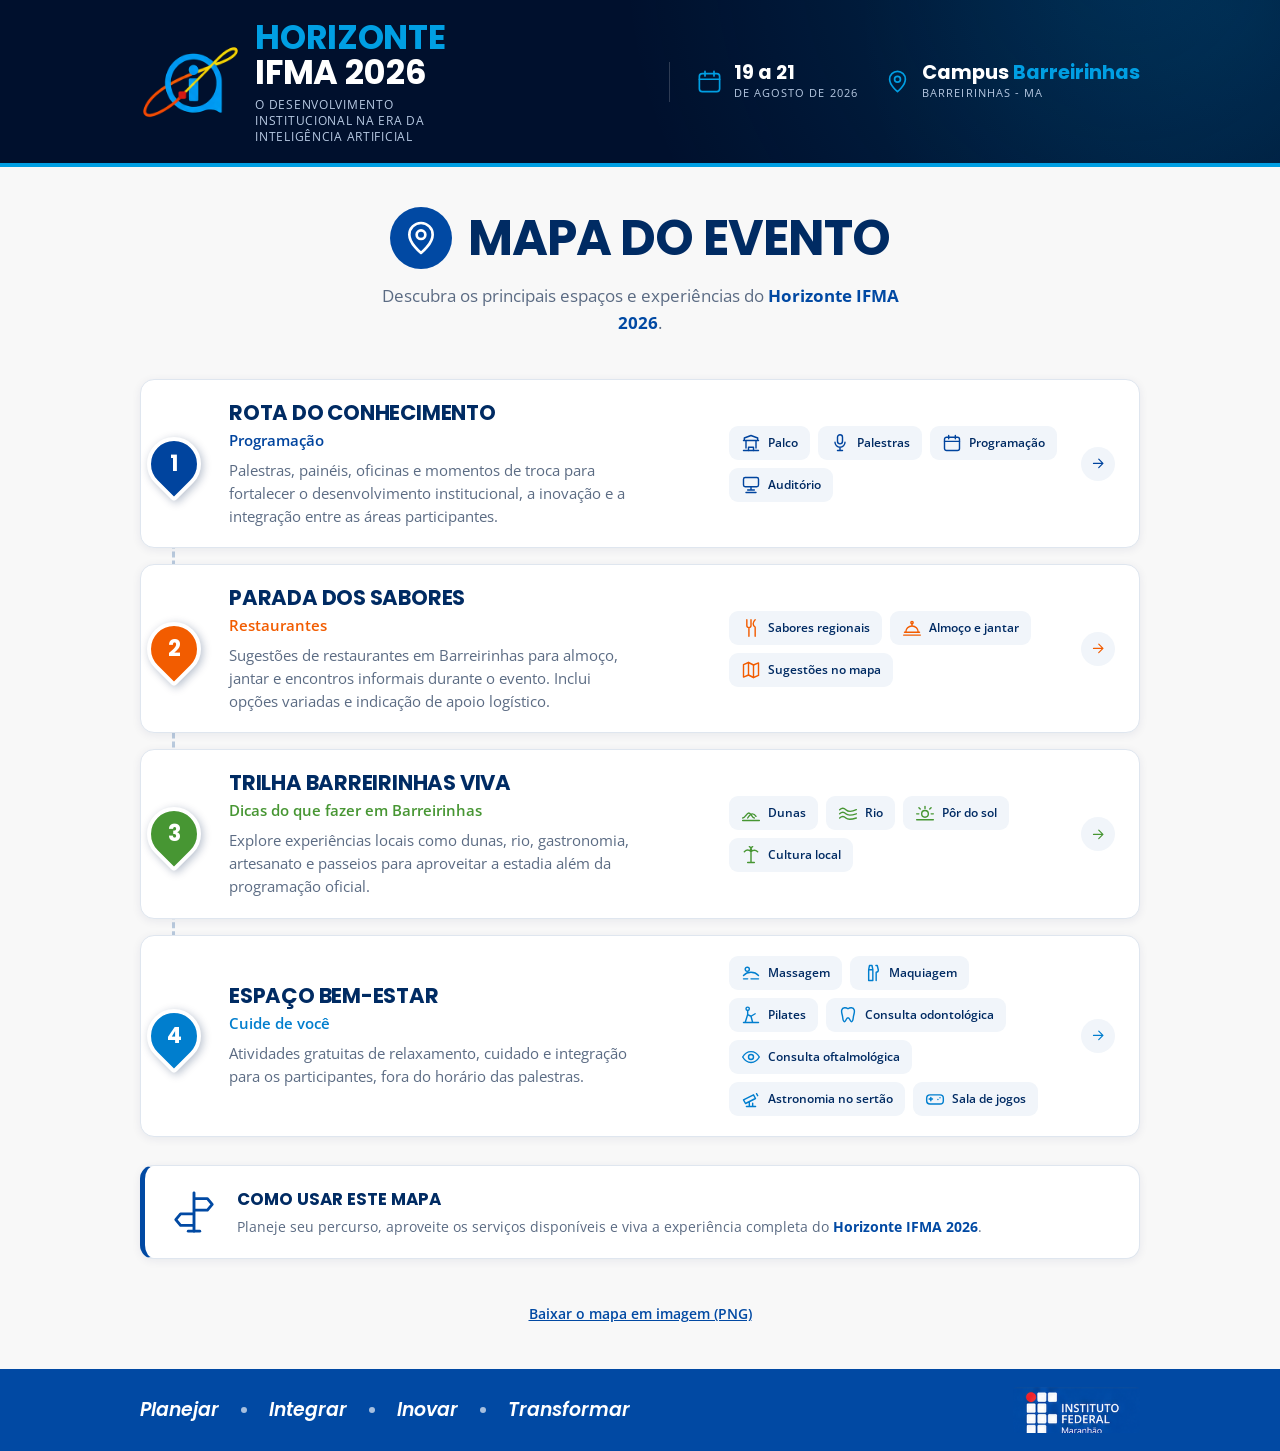
<file: index.html>
<!DOCTYPE html>
<html lang="pt-BR">
<head>
<meta charset="UTF-8">
<meta name="viewport" content="width=device-width, initial-scale=1">
<title>Mapa do Evento — Horizonte IFMA 2026</title>
<meta name="description" content="Mapa do Evento do Horizonte IFMA 2026: programação, restaurantes em Barreirinhas, dicas do que fazer e o Espaço Bem-Estar. Campus Barreirinhas, 19 a 21 de agosto de 2026.">
<meta name="theme-color" content="#00102d">

<meta property="og:type" content="website">
<meta property="og:title" content="Mapa do Evento — Horizonte IFMA 2026">
<meta property="og:description" content="Descubra os principais espaços e experiências do Horizonte IFMA 2026, no Campus Barreirinhas.">
<meta property="og:image" content="0.Mapa do Evento.png">
<meta property="og:locale" content="pt_BR">

<link rel="preconnect" href="https://fonts.googleapis.com">
<link rel="preconnect" href="https://fonts.gstatic.com" crossorigin>
<link rel="stylesheet" href="https://fonts.googleapis.com/css2?family=Open+Sans:wght@400;600&family=Poppins:wght@600;700&display=swap">
<link rel="stylesheet" href="base.css">
<link rel="stylesheet" href="mapa.css">
</head>
<body>

<!-- Biblioteca de ícones. Fica oculta e é referenciada via <use>. -->
<svg class="sprite" aria-hidden="true" focusable="false">
  <defs>
    <symbol id="i-calendario" viewBox="0 0 24 24"><rect x="3" y="5" width="18" height="16" rx="2.5"/><path d="M8 3v4M16 3v4M3 10h18"/></symbol>
    <symbol id="i-local" viewBox="0 0 24 24"><path d="M12 21s7-5.6 7-11a7 7 0 1 0-14 0c0 5.4 7 11 7 11z"/><circle cx="12" cy="10" r="2.6"/></symbol>
    <symbol id="i-palco" viewBox="0 0 24 24"><path d="M3 9h18M4 9V6l8-3 8 3v3M6 9v9M18 9v9M3 21h18"/><path d="M9 21v-4h6v4"/></symbol>
    <symbol id="i-microfone" viewBox="0 0 24 24"><rect x="9" y="2" width="6" height="11" rx="3"/><path d="M6 11a6 6 0 0 0 12 0M12 17v4M9 21h6"/></symbol>
    <symbol id="i-auditorio" viewBox="0 0 24 24"><rect x="3" y="3" width="18" height="11" rx="2"/><path d="M8 18h8M6 21h12M12 14v4"/></symbol>
    <symbol id="i-garfo" viewBox="0 0 24 24"><path d="M7 2v7a2.5 2.5 0 0 0 5 0V2M9.5 11.5V22M17 2c-1.6 1.4-2.4 3-2.4 5s.8 3.2 2.4 4v11"/></symbol>
    <symbol id="i-prato" viewBox="0 0 24 24"><path d="M3 17h18M4.5 17a7.5 7.5 0 0 1 15 0M12 6.5V9"/><circle cx="12" cy="5.4" r="1.4"/><path d="M2 20.5h20"/></symbol>
    <symbol id="i-mapa" viewBox="0 0 24 24"><path d="M9 3 3 5.5v15L9 18l6 3 6-2.5v-15L15 6z"/><path d="M9 3v15M15 6v15"/></symbol>
    <symbol id="i-dunas" viewBox="0 0 24 24"><path d="M2 18c3.2 0 4.6-6 7.4-6S13 18 16 18M8 18c2-3.4 3.6-5 5.6-5s3.4 1.4 4.4 3M2 21h20"/></symbol>
    <symbol id="i-rio" viewBox="0 0 24 24"><path d="M2 8c2.6-2.4 5-2.4 7.4 0S17 10.4 22 8M2 13c2.6-2.4 5-2.4 7.4 0s5.2 2.4 12.6 0M2 18c2.6-2.4 5-2.4 7.4 0s5.2 2.4 12.6 0"/></symbol>
    <symbol id="i-sol" viewBox="0 0 24 24"><circle cx="12" cy="13" r="4"/><path d="M12 4v2.5M4.6 13H2M22 13h-2.6M6.3 7.3 4.7 5.7M17.7 7.3l1.6-1.6M2 20h20"/></symbol>
    <symbol id="i-palmeira" viewBox="0 0 24 24"><path d="M12 8v13M12 8C9.6 5.6 6.4 5.6 4 8M12 8c2.4-2.4 5.6-2.4 8 0M12 8c-1.4-3 0-5 2-6M12 8c1.4-3 0-5-2-6M8 21h8"/></symbol>
    <symbol id="i-massagem" viewBox="0 0 24 24"><path d="M3 15c2.4-2.6 5.6-3.9 9-3.9s6.6 1.3 9 3.9"/><circle cx="7.5" cy="7.5" r="2.5"/><path d="M12 19h9M3 19h5"/></symbol>
    <symbol id="i-maquiagem" viewBox="0 0 24 24"><path d="M9 3h3l1 5H8zM8 8h5v13H8z"/><path d="M17 21V11c1.7 0 2.6-1.2 2.6-2.6L18.3 3h-1.6"/></symbol>
    <symbol id="i-pilates" viewBox="0 0 24 24"><circle cx="8" cy="4.5" r="2"/><path d="M8 6.5v5l4 2 5-3M8 11.5 5 21M12 13.5 14 21M3 21h18"/></symbol>
    <symbol id="i-dente" viewBox="0 0 24 24"><path d="M12 4.5C9.8 2.9 5.5 2.6 4.5 6c-.8 2.8.6 4.9 1 8 .3 2.2.4 6 2.3 6s1.6-4.6 4.2-4.6 2.3 4.6 4.2 4.6 2-3.8 2.3-6c.4-3.1 1.8-5.2 1-8-1-3.4-5.3-3.1-7.5-1.5z"/></symbol>
    <symbol id="i-olho" viewBox="0 0 24 24"><path d="M2 12s3.8-6.5 10-6.5S22 12 22 12s-3.8 6.5-10 6.5S2 12 2 12z"/><circle cx="12" cy="12" r="3"/></symbol>
    <symbol id="i-telescopio" viewBox="0 0 24 24"><path d="m3 13 12-6 2.4 4.4L5.4 17.4zM10 15.5V21M14 17v4M6.5 21h11M18.6 5.6 20 8"/></symbol>
    <symbol id="i-jogos" viewBox="0 0 24 24"><rect x="2" y="7" width="20" height="11" rx="4"/><path d="M7 10v4M5 12h4M15.5 12.5h.01M18 10.5h.01"/></symbol>
    <symbol id="i-placa" viewBox="0 0 24 24"><path d="M12 2v20M12 5h7l2.5 3L19 11h-7M12 13H5l-2.5 3L5 19h7"/><path d="M9 22h6"/></symbol>
    <symbol id="i-seta" viewBox="0 0 24 24"><path d="M5 12h13M12.5 6l6 6-6 6"/></symbol>
  </defs>
</svg>

<header class="cabecalho">
  <div class="limite">
    <div class="marca">
      <img class="marca__simbolo" src="logo-horizonte.png" alt="" width="248" height="186">
      <div>
        <p class="marca__nome">Horizonte <b>IFMA 2026</b></p>
        <p class="marca__linha">O desenvolvimento institucional na era da inteligência artificial</p>
      </div>
    </div>

    <div class="dados">
      <div class="dado">
        <svg class="icone" aria-hidden="true"><use href="#i-calendario"/></svg>
        <span>
          <span class="dado__forte">19 a 21</span>
          <span class="dado__fraco">de agosto de 2026</span>
        </span>
      </div>
      <div class="dado">
        <svg class="icone" aria-hidden="true"><use href="#i-local"/></svg>
        <span>
          <span class="dado__forte">Campus <span>Barreirinhas</span></span>
          <span class="dado__fraco">Barreirinhas - MA</span>
        </span>
      </div>
    </div>
  </div>
</header>

<main class="limite">

  <div class="abertura">
    <h1 class="abertura__titulo">
      <svg class="icone" aria-hidden="true"><use href="#i-local"/></svg>
      Mapa do Evento
    </h1>
    <p class="abertura__chamada">
      Descubra os principais espaços e experiências do <strong>Horizonte IFMA 2026</strong>.
    </p>
  </div>

  <ol class="rota">

    <li class="etapa" style="--cor: var(--item-1);">
      <a class="cartao" href="1-programacao.html">
        <span class="pino" aria-hidden="true"><span>1</span></span>
        <div class="cartao__conteudo">
          <h2 class="cartao__titulo">Rota do Conhecimento</h2>
          <p class="cartao__sub">Programação</p>
          <p class="cartao__desc">
            Palestras, painéis, oficinas e momentos de troca para fortalecer o
            desenvolvimento institucional, a inovação e a integração entre as áreas participantes.
          </p>
        </div>
        <ul class="marcadores">
          <li><svg class="icone" aria-hidden="true"><use href="#i-palco"/></svg>Palco</li>
          <li><svg class="icone" aria-hidden="true"><use href="#i-microfone"/></svg>Palestras</li>
          <li><svg class="icone" aria-hidden="true"><use href="#i-calendario"/></svg>Programação</li>
          <li><svg class="icone" aria-hidden="true"><use href="#i-auditorio"/></svg>Auditório</li>
        </ul>
        <span class="cartao__seta" aria-hidden="true">
          <svg class="icone"><use href="#i-seta"/></svg>
        </span>
      </a>
    </li>

    <li class="etapa" style="--cor: var(--item-2);">
      <a class="cartao" href="2-restaurantes.html">
        <span class="pino" aria-hidden="true"><span>2</span></span>
        <div class="cartao__conteudo">
          <h2 class="cartao__titulo">Parada dos Sabores</h2>
          <p class="cartao__sub">Restaurantes</p>
          <p class="cartao__desc">
            Sugestões de restaurantes em Barreirinhas para almoço, jantar e encontros
            informais durante o evento. Inclui opções variadas e indicação de apoio logístico.
          </p>
        </div>
        <ul class="marcadores">
          <li><svg class="icone" aria-hidden="true"><use href="#i-garfo"/></svg>Sabores regionais</li>
          <li><svg class="icone" aria-hidden="true"><use href="#i-prato"/></svg>Almoço e jantar</li>
          <li><svg class="icone" aria-hidden="true"><use href="#i-mapa"/></svg>Sugestões no mapa</li>
        </ul>
        <span class="cartao__seta" aria-hidden="true">
          <svg class="icone"><use href="#i-seta"/></svg>
        </span>
      </a>
    </li>

    <li class="etapa" style="--cor: var(--item-3);">
      <a class="cartao" href="3-o-que-fazer.html">
        <span class="pino" aria-hidden="true"><span>3</span></span>
        <div class="cartao__conteudo">
          <h2 class="cartao__titulo">Trilha Barreirinhas Viva</h2>
          <p class="cartao__sub">Dicas do que fazer em Barreirinhas</p>
          <p class="cartao__desc">
            Explore experiências locais como dunas, rio, gastronomia, artesanato e
            passeios para aproveitar a estadia além da programação oficial.
          </p>
        </div>
        <ul class="marcadores">
          <li><svg class="icone" aria-hidden="true"><use href="#i-dunas"/></svg>Dunas</li>
          <li><svg class="icone" aria-hidden="true"><use href="#i-rio"/></svg>Rio</li>
          <li><svg class="icone" aria-hidden="true"><use href="#i-sol"/></svg>Pôr do sol</li>
          <li><svg class="icone" aria-hidden="true"><use href="#i-palmeira"/></svg>Cultura local</li>
        </ul>
        <span class="cartao__seta" aria-hidden="true">
          <svg class="icone"><use href="#i-seta"/></svg>
        </span>
      </a>
    </li>

    <li class="etapa" style="--cor: var(--item-4);">
      <a class="cartao" href="4-bem-estar.html">
        <span class="pino" aria-hidden="true"><span>4</span></span>
        <div class="cartao__conteudo">
          <h2 class="cartao__titulo">Espaço Bem-Estar</h2>
          <p class="cartao__sub">Cuide de você</p>
          <p class="cartao__desc">
            Atividades gratuitas de relaxamento, cuidado e integração para os participantes,
            fora do horário das palestras.
          </p>
        </div>
        <ul class="marcadores">
          <li><svg class="icone" aria-hidden="true"><use href="#i-massagem"/></svg>Massagem</li>
          <li><svg class="icone" aria-hidden="true"><use href="#i-maquiagem"/></svg>Maquiagem</li>
          <li><svg class="icone" aria-hidden="true"><use href="#i-pilates"/></svg>Pilates</li>
          <li><svg class="icone" aria-hidden="true"><use href="#i-dente"/></svg>Consulta odontológica</li>
          <li><svg class="icone" aria-hidden="true"><use href="#i-olho"/></svg>Consulta oftalmológica</li>
          <li><svg class="icone" aria-hidden="true"><use href="#i-telescopio"/></svg>Astronomia no sertão</li>
          <li><svg class="icone" aria-hidden="true"><use href="#i-jogos"/></svg>Sala de jogos</li>
        </ul>
        <span class="cartao__seta" aria-hidden="true">
          <svg class="icone"><use href="#i-seta"/></svg>
        </span>
      </a>
    </li>

  </ol>

  <section class="como-usar">
    <svg class="icone" aria-hidden="true"><use href="#i-placa"/></svg>
    <div>
      <h2>Como usar este mapa</h2>
      <p>
        Planeje seu percurso, aproveite os serviços disponíveis e viva a experiência
        completa do <strong>Horizonte IFMA 2026</strong>.
      </p>
    </div>
  </section>

  <p class="extras">
    <a href="0.Mapa do Evento.png" download>Baixar o mapa em imagem (PNG)</a>
  </p>

</main>

<footer class="rodape">
  <div class="limite">
    <ul class="valores">
      <li>Planejar</li>
      <li>Integrar</li>
      <li>Inovar</li>
      <li>Transformar</li>
    </ul>
    <img src="logo-ifma.png" alt="Instituto Federal do Maranhão" width="215" height="78">
  </div>
</footer>

</body>
</html>
</file>
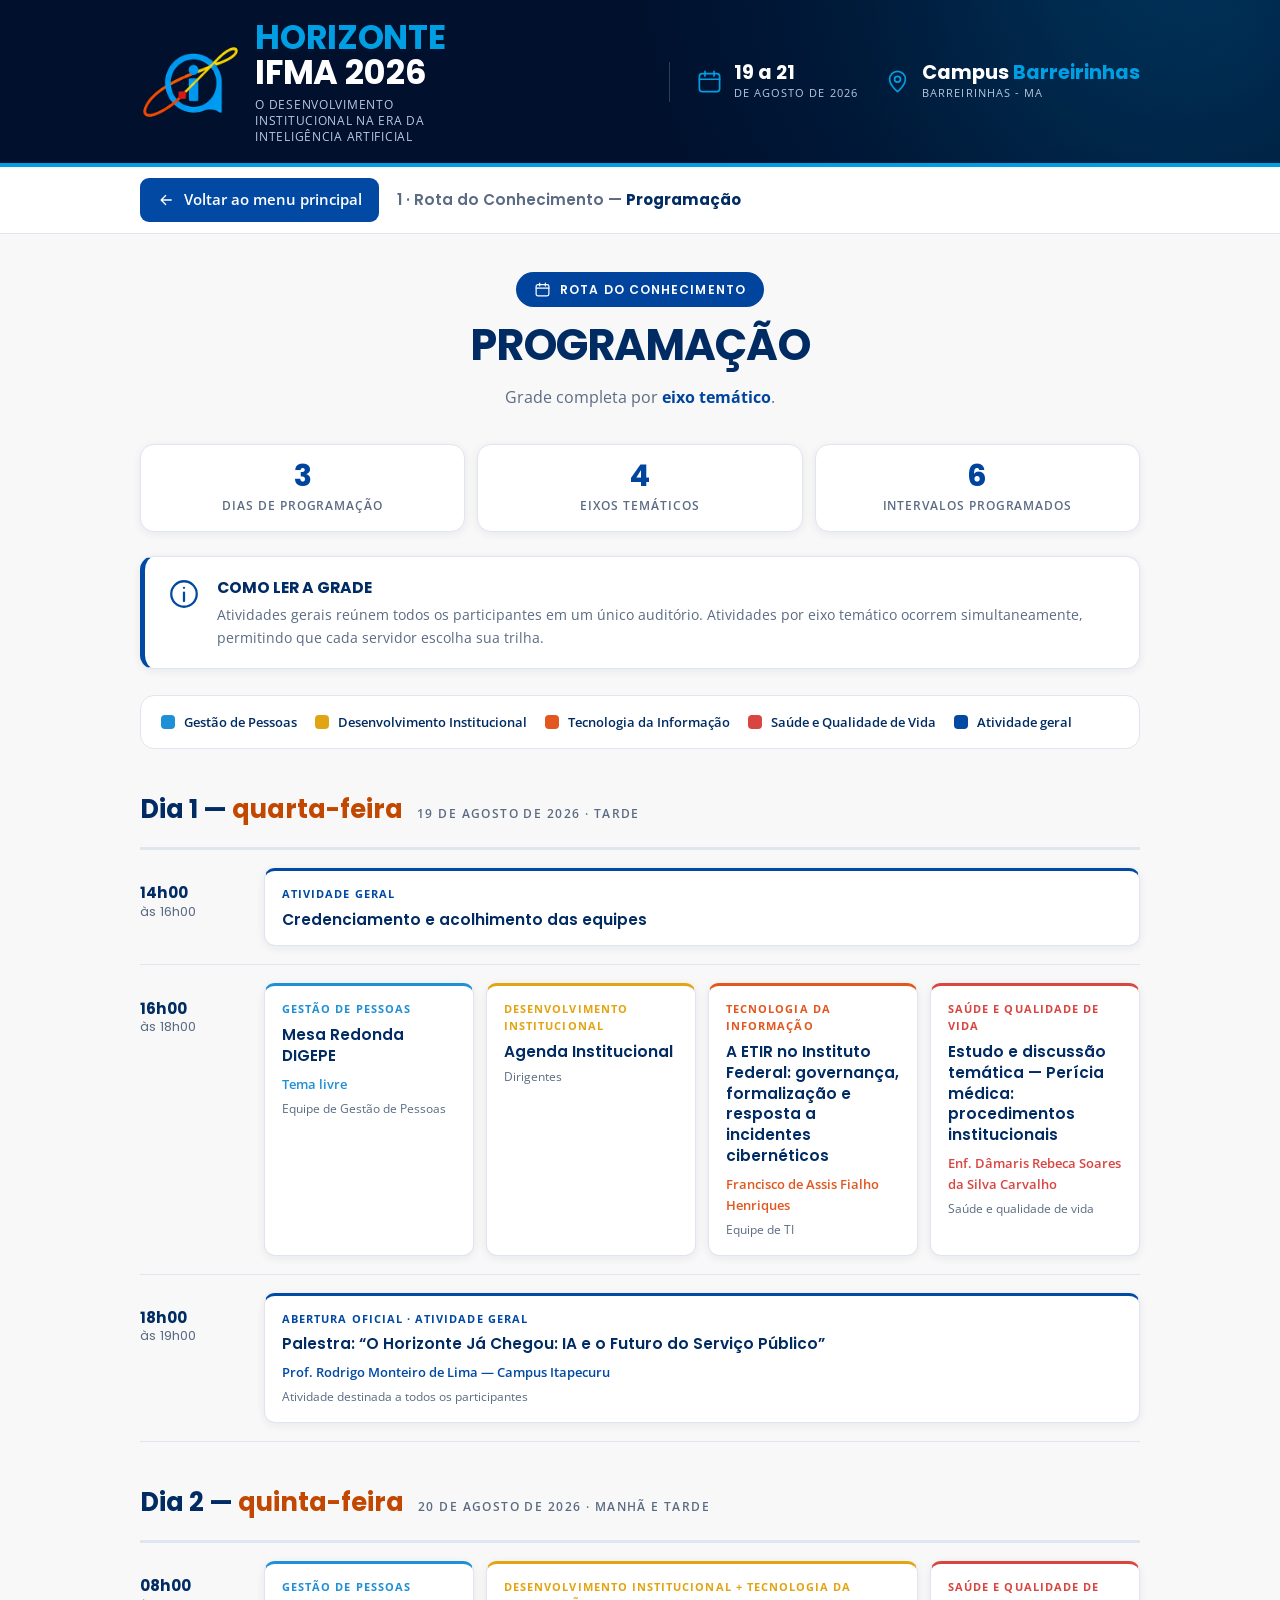
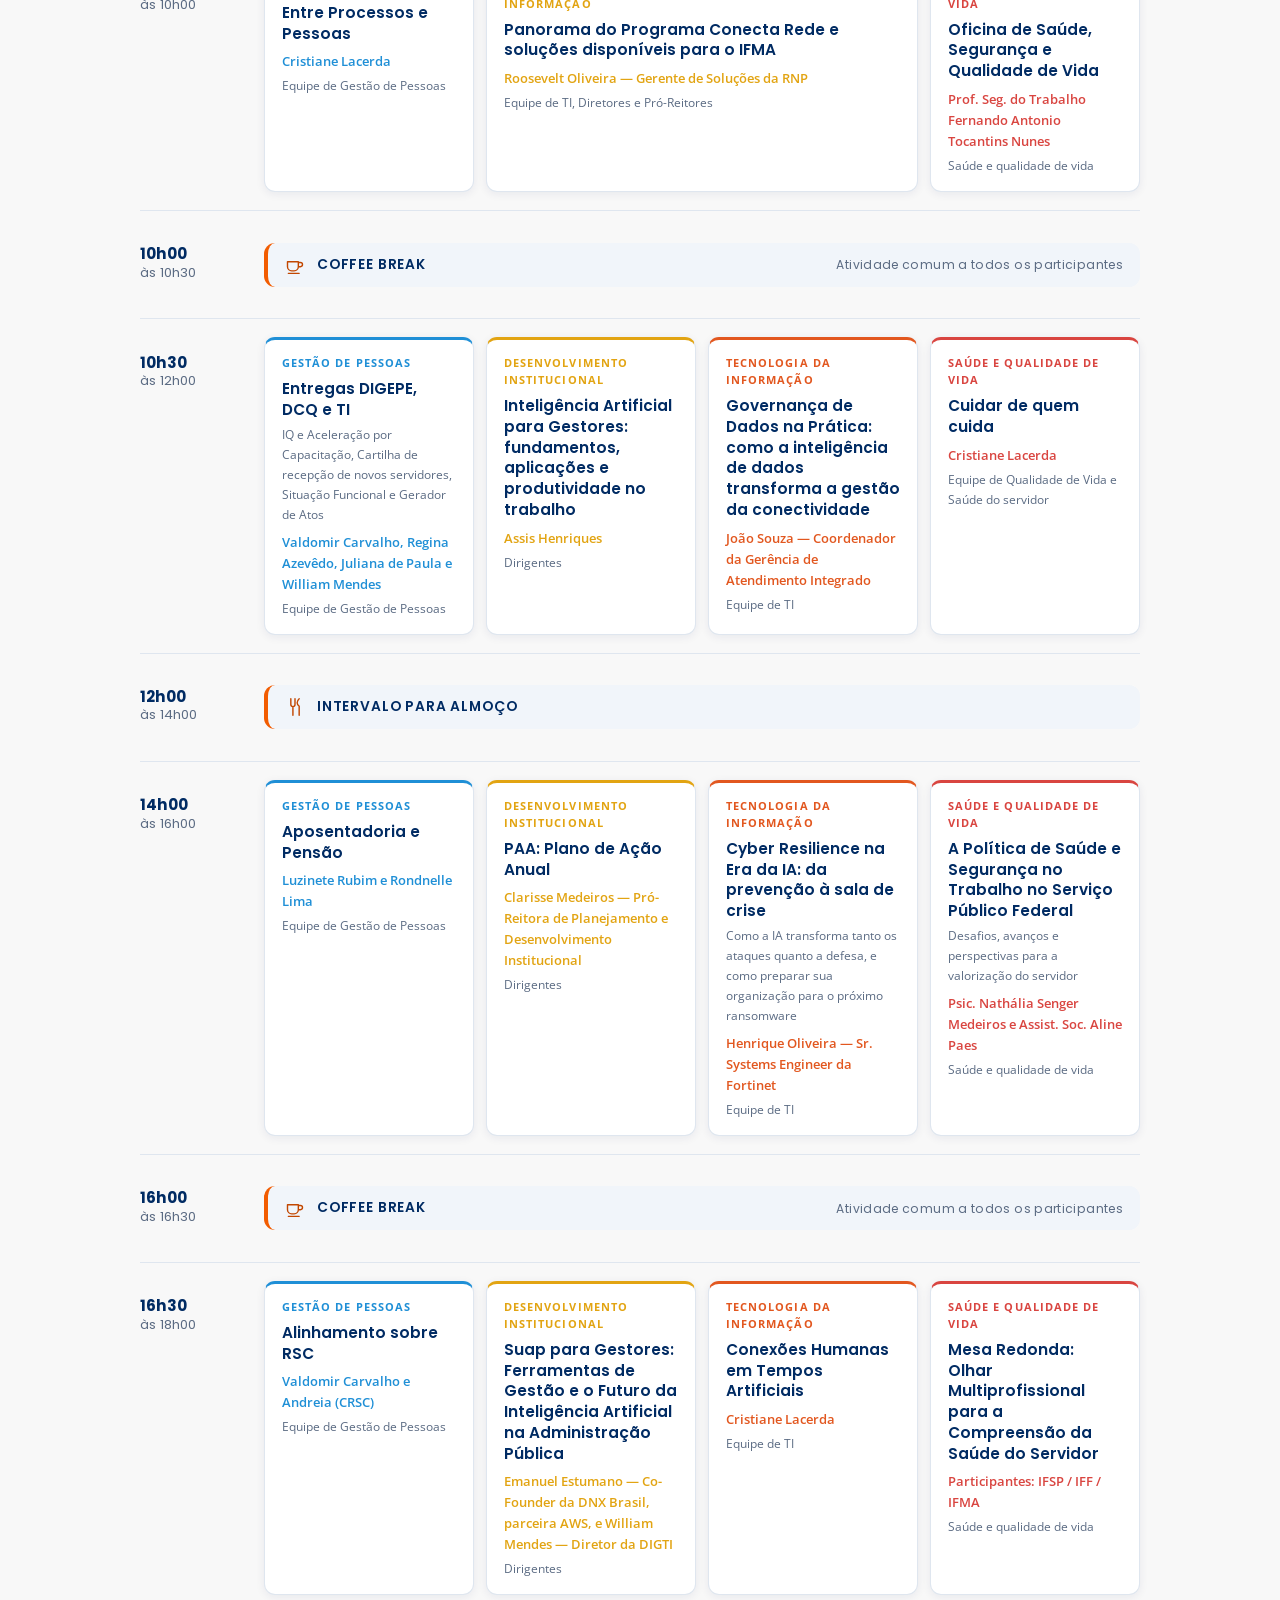
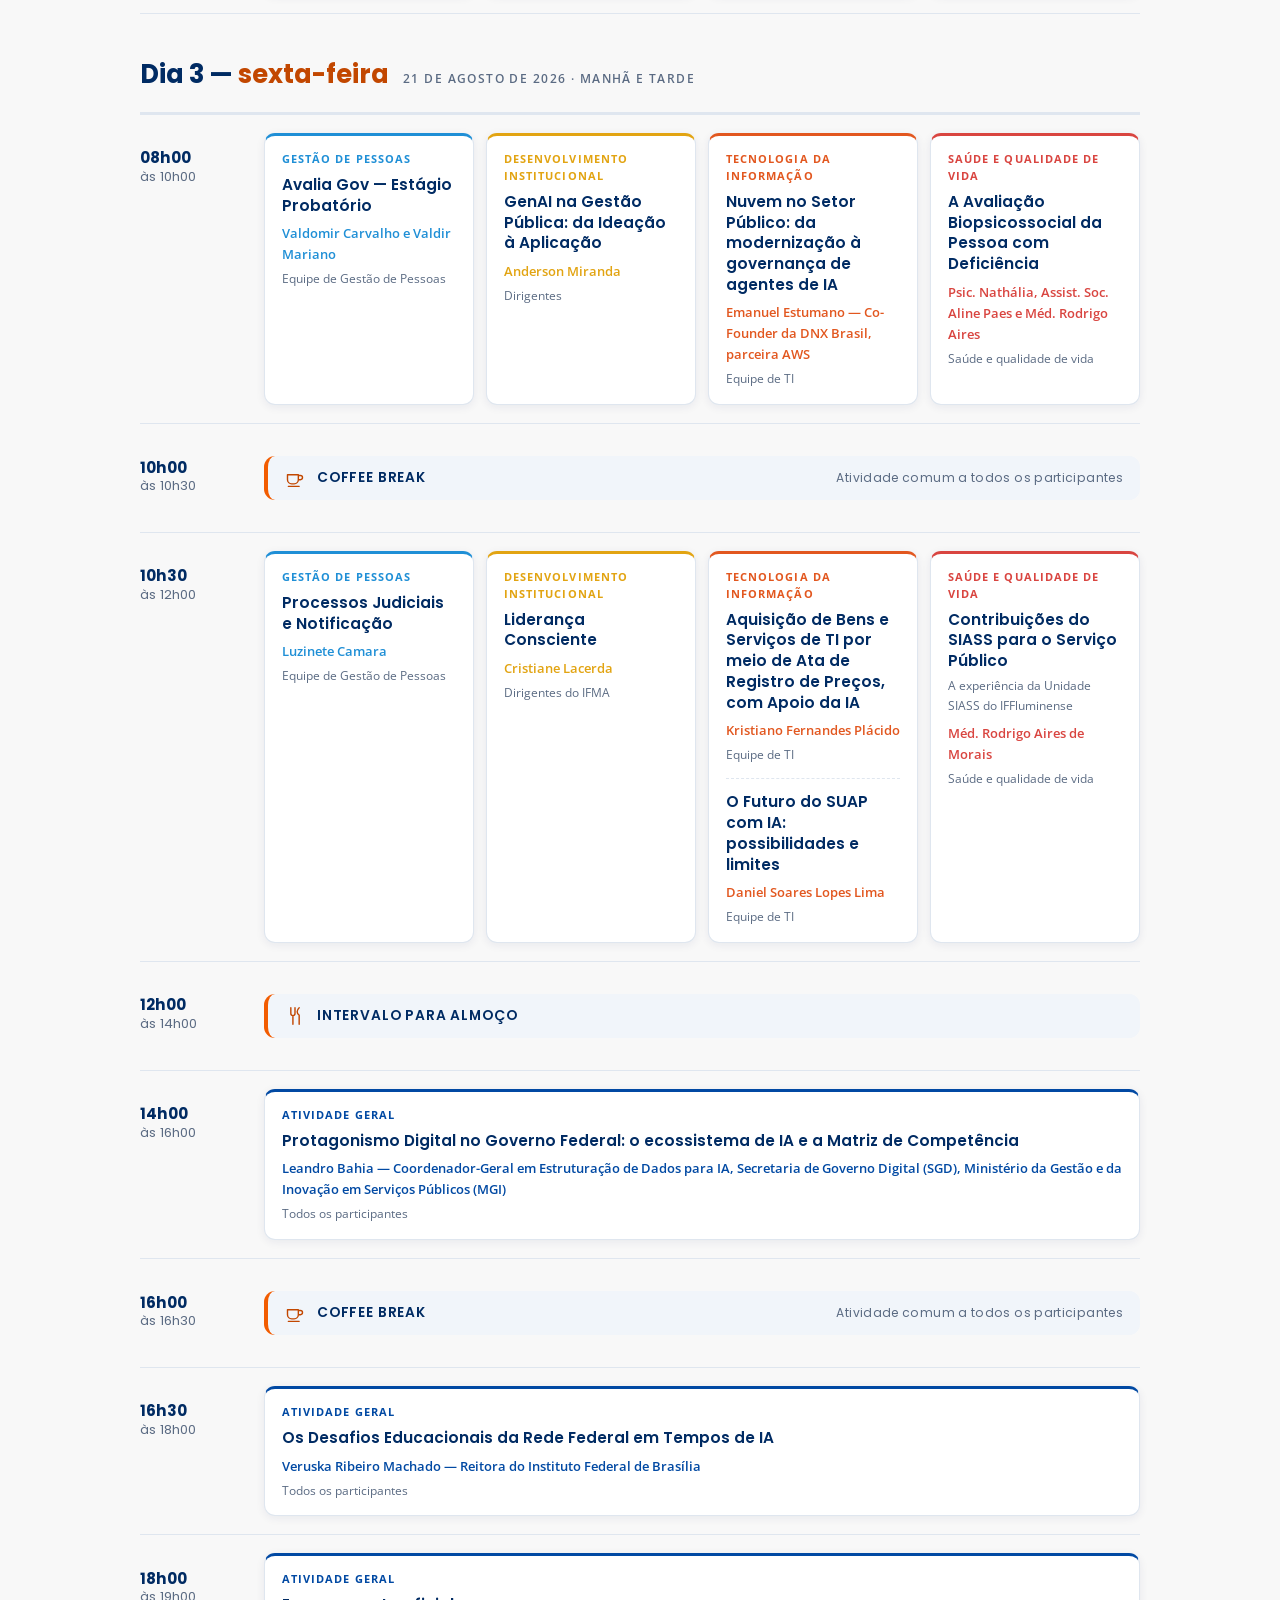
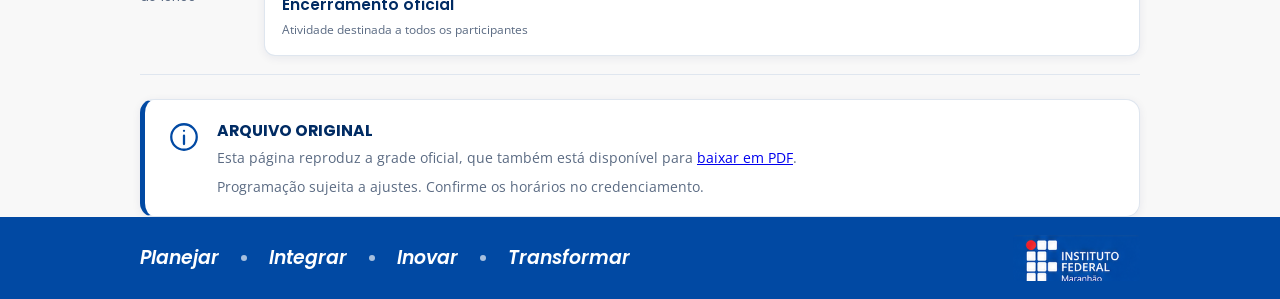
<file: 1-programacao.html>
<!DOCTYPE html>
<html lang="pt-BR">
<head>
<meta charset="UTF-8">
<meta name="viewport" content="width=device-width, initial-scale=1">
<title>Programação — Horizonte IFMA 2026</title>
<meta name="description" content="Grade completa da programação do Horizonte IFMA 2026 por eixo temático, de 19 a 21 de agosto de 2026 no Campus Barreirinhas.">
<meta name="theme-color" content="#00102d">

<link rel="preconnect" href="https://fonts.googleapis.com">
<link rel="preconnect" href="https://fonts.gstatic.com" crossorigin>
<link rel="stylesheet" href="https://fonts.googleapis.com/css2?family=Open+Sans:wght@400;600&family=Poppins:wght@600;700&display=swap">
<link rel="stylesheet" href="base.css">
<link rel="stylesheet" href="paginas.css">
</head>
<body style="--cor-tema: var(--item-1-forte);">

<svg class="sprite" aria-hidden="true" focusable="false">
  <defs>
    <symbol id="i-voltar" viewBox="0 0 24 24"><path d="M19 12H6M11.5 6l-6 6 6 6"/></symbol>
    <symbol id="i-calendario" viewBox="0 0 24 24"><rect x="3" y="5" width="18" height="16" rx="2.5"/><path d="M8 3v4M16 3v4M3 10h18"/></symbol>
    <symbol id="i-local" viewBox="0 0 24 24"><path d="M12 21s7-5.6 7-11a7 7 0 1 0-14 0c0 5.4 7 11 7 11z"/><circle cx="12" cy="10" r="2.6"/></symbol>
    <symbol id="i-cafe" viewBox="0 0 24 24"><path d="M3 8h13v6a5 5 0 0 1-5 5H8a5 5 0 0 1-5-5zM16 9h2.5a2.5 2.5 0 0 1 0 5H16M4 22h13"/></symbol>
    <symbol id="i-garfo" viewBox="0 0 24 24"><path d="M7 2v7a2.5 2.5 0 0 0 5 0V2M9.5 11.5V22M17 2c-1.6 1.4-2.4 3-2.4 5s.8 3.2 2.4 4v11"/></symbol>
    <symbol id="i-info" viewBox="0 0 24 24"><circle cx="12" cy="12" r="9"/><path d="M12 11v6M12 7.6h.01"/></symbol>
  </defs>
</svg>

<header class="cabecalho">
  <div class="limite">
    <a class="marca" href="index.html">
      <img class="marca__simbolo" src="logo-horizonte.png" alt="" width="248" height="186">
      <span>
        <span class="marca__nome">Horizonte <b>IFMA 2026</b></span>
        <span class="marca__linha">O desenvolvimento institucional na era da inteligência artificial</span>
      </span>
    </a>
    <div class="dados">
      <div class="dado">
        <svg class="icone" aria-hidden="true"><use href="#i-calendario"/></svg>
        <span>
          <span class="dado__forte">19 a 21</span>
          <span class="dado__fraco">de agosto de 2026</span>
        </span>
      </div>
      <div class="dado">
        <svg class="icone" aria-hidden="true"><use href="#i-local"/></svg>
        <span>
          <span class="dado__forte">Campus <span>Barreirinhas</span></span>
          <span class="dado__fraco">Barreirinhas - MA</span>
        </span>
      </div>
    </div>
  </div>
</header>

<nav class="barra" aria-label="Navegação da página">
  <div class="limite">
    <a class="voltar" href="index.html">
      <svg class="icone" aria-hidden="true"><use href="#i-voltar"/></svg>
      Voltar ao menu principal
    </a>
    <p class="barra__titulo">1 &middot; Rota do Conhecimento &mdash; <b>Programação</b></p>
  </div>
</nav>

<main class="limite">

  <div class="intro">
    <p class="intro__selo">
      <svg class="icone" aria-hidden="true"><use href="#i-calendario"/></svg>
      Rota do Conhecimento
    </p>
    <h1>Programação</h1>
    <p>Grade completa por <strong>eixo temático</strong>.</p>
  </div>

  <ul class="numeros">
    <li><b>3</b><span>Dias de programação</span></li>
    <li><b>4</b><span>Eixos temáticos</span></li>
    <li><b>6</b><span>Intervalos programados</span></li>
  </ul>

  <section class="nota">
    <svg class="icone" aria-hidden="true"><use href="#i-info"/></svg>
    <div>
      <h2>Como ler a grade</h2>
      <p>
        Atividades gerais reúnem todos os participantes em um único auditório.
        Atividades por eixo temático ocorrem simultaneamente, permitindo que cada
        servidor escolha sua trilha.
      </p>
    </div>
  </section>

  <h2 class="sr-only">Eixos temáticos</h2>
  <ul class="trilhas">
    <li class="gp"><span></span>Gestão de Pessoas</li>
    <li class="di"><span></span>Desenvolvimento Institucional</li>
    <li class="ti"><span></span>Tecnologia da Informação</li>
    <li class="sq"><span></span>Saúde e Qualidade de Vida</li>
    <li class="geral"><span></span>Atividade geral</li>
  </ul>

  <!-- ===================== DIA 1 ===================== -->
  <section class="dia">
    <div class="dia__cabeca">
      <h2 class="dia__data">Dia 1 &mdash; <span>quarta-feira</span></h2>
      <p class="dia__turno">19 de agosto de 2026 &middot; Tarde</p>
    </div>

    <div class="faixa-horario">
      <p class="hora">14h00 <span>às 16h00</span></p>
      <ul class="sessoes sessoes--unica">
        <li class="sessao geral">
          <span class="sessao__trilha">Atividade geral</span>
          <h3 class="sessao__titulo">Credenciamento e acolhimento das equipes</h3>
        </li>
      </ul>
    </div>

    <div class="faixa-horario">
      <p class="hora">16h00 <span>às 18h00</span></p>
      <ul class="sessoes">
        <li class="sessao gp">
          <span class="sessao__trilha">Gestão de Pessoas</span>
          <h3 class="sessao__titulo">Mesa Redonda DIGEPE</h3>
          <p class="sessao__quem">Tema livre</p>
          <p class="sessao__publico">Equipe de Gestão de Pessoas</p>
        </li>
        <li class="sessao di">
          <span class="sessao__trilha">Desenvolvimento Institucional</span>
          <h3 class="sessao__titulo">Agenda Institucional</h3>
          <p class="sessao__publico">Dirigentes</p>
        </li>
        <li class="sessao ti">
          <span class="sessao__trilha">Tecnologia da Informação</span>
          <h3 class="sessao__titulo">A ETIR no Instituto Federal: governança, formalização e resposta a incidentes cibernéticos</h3>
          <p class="sessao__quem">Francisco de Assis Fialho Henriques</p>
          <p class="sessao__publico">Equipe de TI</p>
        </li>
        <li class="sessao sq">
          <span class="sessao__trilha">Saúde e Qualidade de Vida</span>
          <h3 class="sessao__titulo">Estudo e discussão temática &mdash; Perícia médica: procedimentos institucionais</h3>
          <p class="sessao__quem">Enf. Dâmaris Rebeca Soares da Silva Carvalho</p>
          <p class="sessao__publico">Saúde e qualidade de vida</p>
        </li>
      </ul>
    </div>

    <div class="faixa-horario">
      <p class="hora">18h00 <span>às 19h00</span></p>
      <ul class="sessoes sessoes--unica">
        <li class="sessao geral">
          <span class="sessao__trilha">Abertura oficial &middot; Atividade geral</span>
          <h3 class="sessao__titulo">Palestra: &ldquo;O Horizonte Já Chegou: IA e o Futuro do Serviço Público&rdquo;</h3>
          <p class="sessao__quem">Prof. Rodrigo Monteiro de Lima &mdash; Campus Itapecuru</p>
          <p class="sessao__publico">Atividade destinada a todos os participantes</p>
        </li>
      </ul>
    </div>
  </section>

  <!-- ===================== DIA 2 ===================== -->
  <section class="dia">
    <div class="dia__cabeca">
      <h2 class="dia__data">Dia 2 &mdash; <span>quinta-feira</span></h2>
      <p class="dia__turno">20 de agosto de 2026 &middot; Manhã e tarde</p>
    </div>

    <div class="faixa-horario">
      <p class="hora">08h00 <span>às 10h00</span></p>
      <ul class="sessoes">
        <li class="sessao gp">
          <span class="sessao__trilha">Gestão de Pessoas</span>
          <h3 class="sessao__titulo">Entre Processos e Pessoas</h3>
          <p class="sessao__quem">Cristiane Lacerda</p>
          <p class="sessao__publico">Equipe de Gestão de Pessoas</p>
        </li>
        <li class="sessao sessao--dupla di">
          <span class="sessao__trilha">Desenvolvimento Institucional + Tecnologia da Informação</span>
          <h3 class="sessao__titulo">Panorama do Programa Conecta Rede e soluções disponíveis para o IFMA</h3>
          <p class="sessao__quem">Roosevelt Oliveira &mdash; Gerente de Soluções da RNP</p>
          <p class="sessao__publico">Equipe de TI, Diretores e Pró-Reitores</p>
        </li>
        <li class="sessao sq">
          <span class="sessao__trilha">Saúde e Qualidade de Vida</span>
          <h3 class="sessao__titulo">Oficina de Saúde, Segurança e Qualidade de Vida</h3>
          <p class="sessao__quem">Prof. Seg. do Trabalho Fernando Antonio Tocantins Nunes</p>
          <p class="sessao__publico">Saúde e qualidade de vida</p>
        </li>
      </ul>
    </div>

    <div class="faixa-horario">
      <p class="hora">10h00 <span>às 10h30</span></p>
      <p class="intervalo">
        <svg class="icone" aria-hidden="true"><use href="#i-cafe"/></svg>
        Coffee break
        <span>Atividade comum a todos os participantes</span>
      </p>
    </div>

    <div class="faixa-horario">
      <p class="hora">10h30 <span>às 12h00</span></p>
      <ul class="sessoes">
        <li class="sessao gp">
          <span class="sessao__trilha">Gestão de Pessoas</span>
          <h3 class="sessao__titulo">Entregas DIGEPE, DCQ e TI</h3>
          <p class="sessao__publico">
            IQ e Aceleração por Capacitação, Cartilha de recepção de novos servidores,
            Situação Funcional e Gerador de Atos
          </p>
          <p class="sessao__quem">Valdomir Carvalho, Regina Azevêdo, Juliana de Paula e William Mendes</p>
          <p class="sessao__publico">Equipe de Gestão de Pessoas</p>
        </li>
        <li class="sessao di">
          <span class="sessao__trilha">Desenvolvimento Institucional</span>
          <h3 class="sessao__titulo">Inteligência Artificial para Gestores: fundamentos, aplicações e produtividade no trabalho</h3>
          <p class="sessao__quem">Assis Henriques</p>
          <p class="sessao__publico">Dirigentes</p>
        </li>
        <li class="sessao ti">
          <span class="sessao__trilha">Tecnologia da Informação</span>
          <h3 class="sessao__titulo">Governança de Dados na Prática: como a inteligência de dados transforma a gestão da conectividade</h3>
          <p class="sessao__quem">João Souza &mdash; Coordenador da Gerência de Atendimento Integrado</p>
          <p class="sessao__publico">Equipe de TI</p>
        </li>
        <li class="sessao sq">
          <span class="sessao__trilha">Saúde e Qualidade de Vida</span>
          <h3 class="sessao__titulo">Cuidar de quem cuida</h3>
          <p class="sessao__quem">Cristiane Lacerda</p>
          <p class="sessao__publico">Equipe de Qualidade de Vida e Saúde do servidor</p>
        </li>
      </ul>
    </div>

    <div class="faixa-horario">
      <p class="hora">12h00 <span>às 14h00</span></p>
      <p class="intervalo">
        <svg class="icone" aria-hidden="true"><use href="#i-garfo"/></svg>
        Intervalo para almoço
      </p>
    </div>

    <div class="faixa-horario">
      <p class="hora">14h00 <span>às 16h00</span></p>
      <ul class="sessoes">
        <li class="sessao gp">
          <span class="sessao__trilha">Gestão de Pessoas</span>
          <h3 class="sessao__titulo">Aposentadoria e Pensão</h3>
          <p class="sessao__quem">Luzinete Rubim e Rondnelle Lima</p>
          <p class="sessao__publico">Equipe de Gestão de Pessoas</p>
        </li>
        <li class="sessao di">
          <span class="sessao__trilha">Desenvolvimento Institucional</span>
          <h3 class="sessao__titulo">PAA: Plano de Ação Anual</h3>
          <p class="sessao__quem">Clarisse Medeiros &mdash; Pró-Reitora de Planejamento e Desenvolvimento Institucional</p>
          <p class="sessao__publico">Dirigentes</p>
        </li>
        <li class="sessao ti">
          <span class="sessao__trilha">Tecnologia da Informação</span>
          <h3 class="sessao__titulo">Cyber Resilience na Era da IA: da prevenção à sala de crise</h3>
          <p class="sessao__publico">
            Como a IA transforma tanto os ataques quanto a defesa, e como preparar
            sua organização para o próximo ransomware
          </p>
          <p class="sessao__quem">Henrique Oliveira &mdash; Sr. Systems Engineer da Fortinet</p>
          <p class="sessao__publico">Equipe de TI</p>
        </li>
        <li class="sessao sq">
          <span class="sessao__trilha">Saúde e Qualidade de Vida</span>
          <h3 class="sessao__titulo">A Política de Saúde e Segurança no Trabalho no Serviço Público Federal</h3>
          <p class="sessao__publico">Desafios, avanços e perspectivas para a valorização do servidor</p>
          <p class="sessao__quem">Psic. Nathália Senger Medeiros e Assist. Soc. Aline Paes</p>
          <p class="sessao__publico">Saúde e qualidade de vida</p>
        </li>
      </ul>
    </div>

    <div class="faixa-horario">
      <p class="hora">16h00 <span>às 16h30</span></p>
      <p class="intervalo">
        <svg class="icone" aria-hidden="true"><use href="#i-cafe"/></svg>
        Coffee break
        <span>Atividade comum a todos os participantes</span>
      </p>
    </div>

    <div class="faixa-horario">
      <p class="hora">16h30 <span>às 18h00</span></p>
      <ul class="sessoes">
        <li class="sessao gp">
          <span class="sessao__trilha">Gestão de Pessoas</span>
          <h3 class="sessao__titulo">Alinhamento sobre RSC</h3>
          <p class="sessao__quem">Valdomir Carvalho e Andreia (CRSC)</p>
          <p class="sessao__publico">Equipe de Gestão de Pessoas</p>
        </li>
        <li class="sessao di">
          <span class="sessao__trilha">Desenvolvimento Institucional</span>
          <h3 class="sessao__titulo">Suap para Gestores: Ferramentas de Gestão e o Futuro da Inteligência Artificial na Administração Pública</h3>
          <p class="sessao__quem">
            Emanuel Estumano &mdash; Co-Founder da DNX Brasil, parceira AWS,
            e William Mendes &mdash; Diretor da DIGTI
          </p>
          <p class="sessao__publico">Dirigentes</p>
        </li>
        <li class="sessao ti">
          <span class="sessao__trilha">Tecnologia da Informação</span>
          <h3 class="sessao__titulo">Conexões Humanas em Tempos Artificiais</h3>
          <p class="sessao__quem">Cristiane Lacerda</p>
          <p class="sessao__publico">Equipe de TI</p>
        </li>
        <li class="sessao sq">
          <span class="sessao__trilha">Saúde e Qualidade de Vida</span>
          <h3 class="sessao__titulo">Mesa Redonda: Olhar Multiprofissional para a Compreensão da Saúde do Servidor</h3>
          <p class="sessao__quem">Participantes: IFSP / IFF / IFMA</p>
          <p class="sessao__publico">Saúde e qualidade de vida</p>
        </li>
      </ul>
    </div>
  </section>

  <!-- ===================== DIA 3 ===================== -->
  <section class="dia">
    <div class="dia__cabeca">
      <h2 class="dia__data">Dia 3 &mdash; <span>sexta-feira</span></h2>
      <p class="dia__turno">21 de agosto de 2026 &middot; Manhã e tarde</p>
    </div>

    <div class="faixa-horario">
      <p class="hora">08h00 <span>às 10h00</span></p>
      <ul class="sessoes">
        <li class="sessao gp">
          <span class="sessao__trilha">Gestão de Pessoas</span>
          <h3 class="sessao__titulo">Avalia Gov &mdash; Estágio Probatório</h3>
          <p class="sessao__quem">Valdomir Carvalho e Valdir Mariano</p>
          <p class="sessao__publico">Equipe de Gestão de Pessoas</p>
        </li>
        <li class="sessao di">
          <span class="sessao__trilha">Desenvolvimento Institucional</span>
          <h3 class="sessao__titulo">GenAI na Gestão Pública: da Ideação à Aplicação</h3>
          <p class="sessao__quem">Anderson Miranda</p>
          <p class="sessao__publico">Dirigentes</p>
        </li>
        <li class="sessao ti">
          <span class="sessao__trilha">Tecnologia da Informação</span>
          <h3 class="sessao__titulo">Nuvem no Setor Público: da modernização à governança de agentes de IA</h3>
          <p class="sessao__quem">Emanuel Estumano &mdash; Co-Founder da DNX Brasil, parceira AWS</p>
          <p class="sessao__publico">Equipe de TI</p>
        </li>
        <li class="sessao sq">
          <span class="sessao__trilha">Saúde e Qualidade de Vida</span>
          <h3 class="sessao__titulo">A Avaliação Biopsicossocial da Pessoa com Deficiência</h3>
          <p class="sessao__quem">Psic. Nathália, Assist. Soc. Aline Paes e Méd. Rodrigo Aires</p>
          <p class="sessao__publico">Saúde e qualidade de vida</p>
        </li>
      </ul>
    </div>

    <div class="faixa-horario">
      <p class="hora">10h00 <span>às 10h30</span></p>
      <p class="intervalo">
        <svg class="icone" aria-hidden="true"><use href="#i-cafe"/></svg>
        Coffee break
        <span>Atividade comum a todos os participantes</span>
      </p>
    </div>

    <div class="faixa-horario">
      <p class="hora">10h30 <span>às 12h00</span></p>
      <ul class="sessoes">
        <li class="sessao gp">
          <span class="sessao__trilha">Gestão de Pessoas</span>
          <h3 class="sessao__titulo">Processos Judiciais e Notificação</h3>
          <p class="sessao__quem">Luzinete Camara</p>
          <p class="sessao__publico">Equipe de Gestão de Pessoas</p>
        </li>
        <li class="sessao di">
          <span class="sessao__trilha">Desenvolvimento Institucional</span>
          <h3 class="sessao__titulo">Liderança Consciente</h3>
          <p class="sessao__quem">Cristiane Lacerda</p>
          <p class="sessao__publico">Dirigentes do IFMA</p>
        </li>
        <li class="sessao ti">
          <span class="sessao__trilha">Tecnologia da Informação</span>
          <h3 class="sessao__titulo">Aquisição de Bens e Serviços de TI por meio de Ata de Registro de Preços, com Apoio da IA</h3>
          <p class="sessao__quem">Kristiano Fernandes Plácido</p>
          <p class="sessao__publico">Equipe de TI</p>
          <hr class="sessao__divisor">
          <h3 class="sessao__titulo">O Futuro do SUAP com IA: possibilidades e limites</h3>
          <p class="sessao__quem">Daniel Soares Lopes Lima</p>
          <p class="sessao__publico">Equipe de TI</p>
        </li>
        <li class="sessao sq">
          <span class="sessao__trilha">Saúde e Qualidade de Vida</span>
          <h3 class="sessao__titulo">Contribuições do SIASS para o Serviço Público</h3>
          <p class="sessao__publico">A experiência da Unidade SIASS do IFFluminense</p>
          <p class="sessao__quem">Méd. Rodrigo Aires de Morais</p>
          <p class="sessao__publico">Saúde e qualidade de vida</p>
        </li>
      </ul>
    </div>

    <div class="faixa-horario">
      <p class="hora">12h00 <span>às 14h00</span></p>
      <p class="intervalo">
        <svg class="icone" aria-hidden="true"><use href="#i-garfo"/></svg>
        Intervalo para almoço
      </p>
    </div>

    <div class="faixa-horario">
      <p class="hora">14h00 <span>às 16h00</span></p>
      <ul class="sessoes sessoes--unica">
        <li class="sessao geral">
          <span class="sessao__trilha">Atividade geral</span>
          <h3 class="sessao__titulo">Protagonismo Digital no Governo Federal: o ecossistema de IA e a Matriz de Competência</h3>
          <p class="sessao__quem">
            Leandro Bahia &mdash; Coordenador-Geral em Estruturação de Dados para IA,
            Secretaria de Governo Digital (SGD), Ministério da Gestão e da Inovação
            em Serviços Públicos (MGI)
          </p>
          <p class="sessao__publico">Todos os participantes</p>
        </li>
      </ul>
    </div>

    <div class="faixa-horario">
      <p class="hora">16h00 <span>às 16h30</span></p>
      <p class="intervalo">
        <svg class="icone" aria-hidden="true"><use href="#i-cafe"/></svg>
        Coffee break
        <span>Atividade comum a todos os participantes</span>
      </p>
    </div>

    <div class="faixa-horario">
      <p class="hora">16h30 <span>às 18h00</span></p>
      <ul class="sessoes sessoes--unica">
        <li class="sessao geral">
          <span class="sessao__trilha">Atividade geral</span>
          <h3 class="sessao__titulo">Os Desafios Educacionais da Rede Federal em Tempos de IA</h3>
          <p class="sessao__quem">Veruska Ribeiro Machado &mdash; Reitora do Instituto Federal de Brasília</p>
          <p class="sessao__publico">Todos os participantes</p>
        </li>
      </ul>
    </div>

    <div class="faixa-horario">
      <p class="hora">18h00 <span>às 19h00</span></p>
      <ul class="sessoes sessoes--unica">
        <li class="sessao geral">
          <span class="sessao__trilha">Atividade geral</span>
          <h3 class="sessao__titulo">Encerramento oficial</h3>
          <p class="sessao__publico">Atividade destinada a todos os participantes</p>
        </li>
      </ul>
    </div>
  </section>

  <section class="nota">
    <svg class="icone" aria-hidden="true"><use href="#i-info"/></svg>
    <div>
      <h2>Arquivo original</h2>
      <p>
        Esta página reproduz a grade oficial, que também está disponível para
        <a href="1.Programacao_Horizonte_IFMA_2026.pdf" download>baixar em PDF</a>.
      </p>
      <p>Programação sujeita a ajustes. Confirme os horários no credenciamento.</p>
    </div>
  </section>

</main>

<footer class="rodape">
  <div class="limite">
    <ul class="valores">
      <li>Planejar</li>
      <li>Integrar</li>
      <li>Inovar</li>
      <li>Transformar</li>
    </ul>
    <img src="logo-ifma.png" alt="Instituto Federal do Maranhão" width="215" height="78">
  </div>
</footer>

</body>
</html>
</file>
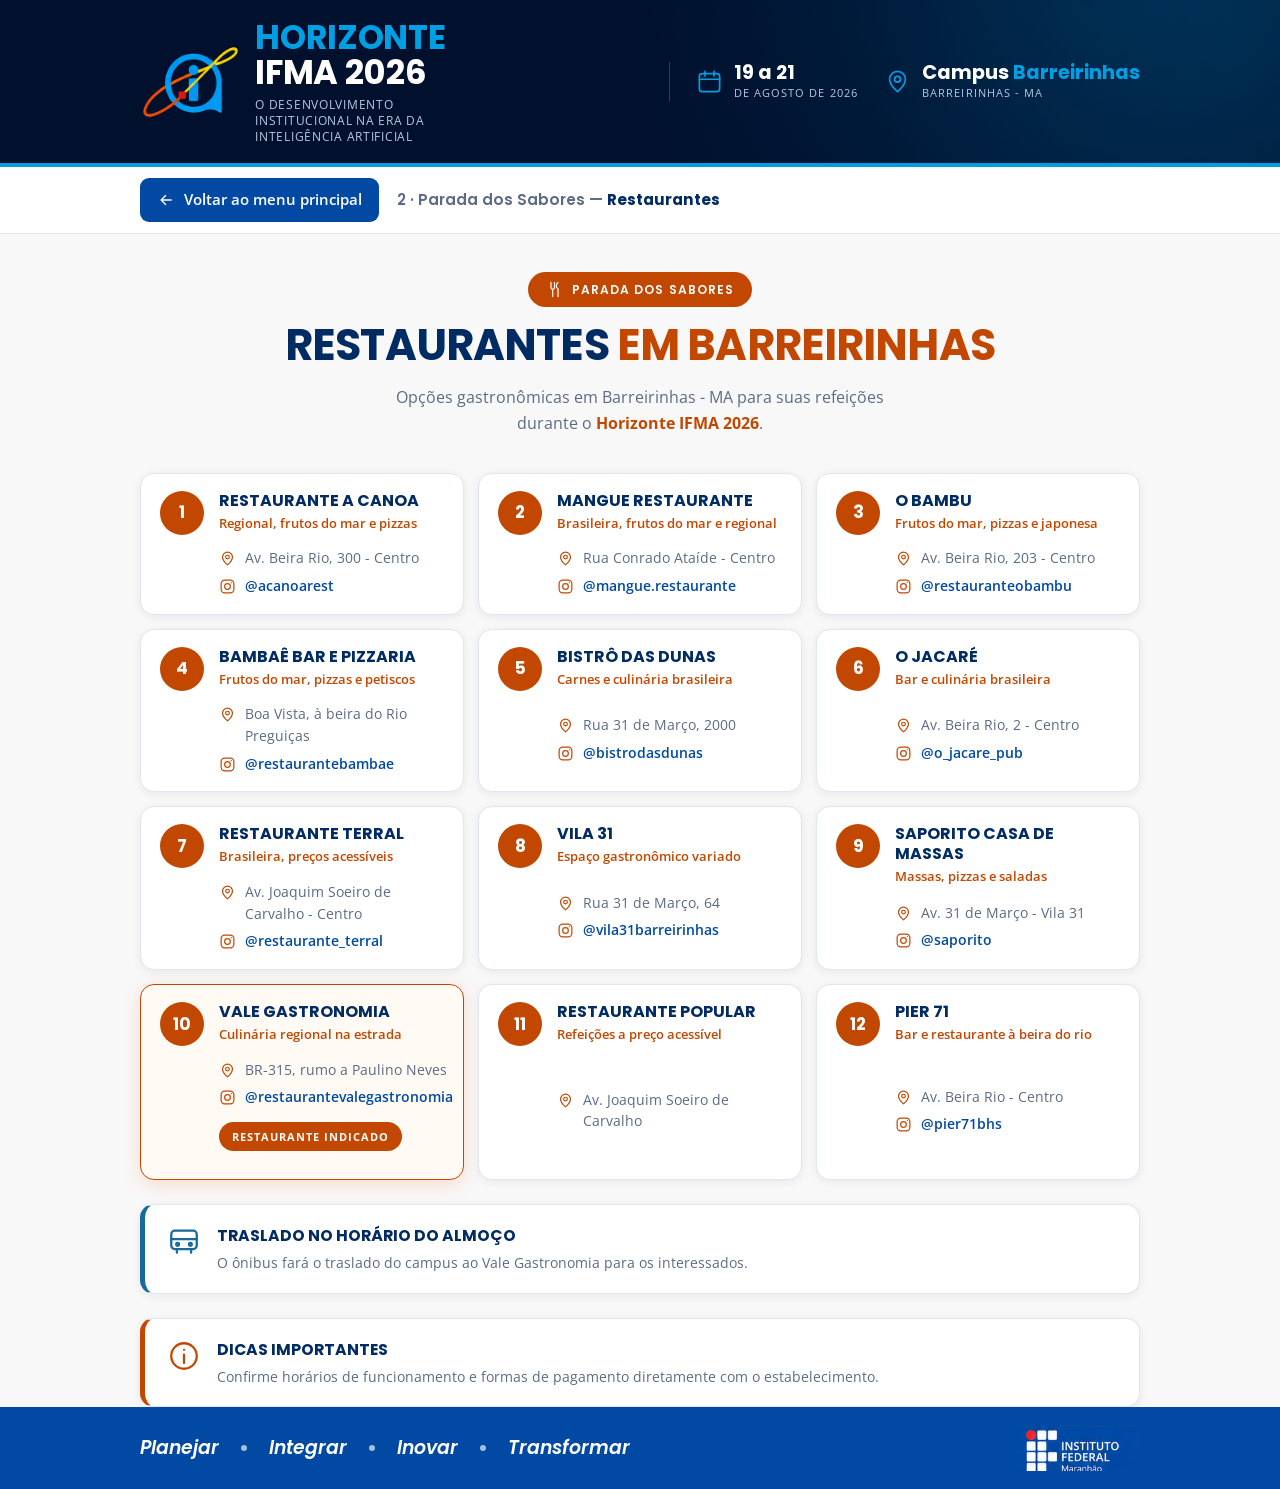
<file: 2-restaurantes.html>
<!DOCTYPE html>
<html lang="pt-BR">
<head>
<meta charset="UTF-8">
<meta name="viewport" content="width=device-width, initial-scale=1">
<title>Restaurantes em Barreirinhas — Horizonte IFMA 2026</title>
<meta name="description" content="Opções gastronômicas em Barreirinhas - MA para suas refeições durante o Horizonte IFMA 2026, com endereços e contatos.">
<meta name="theme-color" content="#00102d">

<link rel="preconnect" href="https://fonts.googleapis.com">
<link rel="preconnect" href="https://fonts.gstatic.com" crossorigin>
<link rel="stylesheet" href="https://fonts.googleapis.com/css2?family=Open+Sans:wght@400;600&family=Poppins:wght@600;700&display=swap">
<link rel="stylesheet" href="base.css">
<link rel="stylesheet" href="paginas.css">
</head>
<body style="--cor-tema: var(--item-2-forte);">

<svg class="sprite" aria-hidden="true" focusable="false">
  <defs>
    <symbol id="i-voltar" viewBox="0 0 24 24"><path d="M19 12H6M11.5 6l-6 6 6 6"/></symbol>
    <symbol id="i-calendario" viewBox="0 0 24 24"><rect x="3" y="5" width="18" height="16" rx="2.5"/><path d="M8 3v4M16 3v4M3 10h18"/></symbol>
    <symbol id="i-local" viewBox="0 0 24 24"><path d="M12 21s7-5.6 7-11a7 7 0 1 0-14 0c0 5.4 7 11 7 11z"/><circle cx="12" cy="10" r="2.6"/></symbol>
    <symbol id="i-garfo" viewBox="0 0 24 24"><path d="M7 2v7a2.5 2.5 0 0 0 5 0V2M9.5 11.5V22M17 2c-1.6 1.4-2.4 3-2.4 5s.8 3.2 2.4 4v11"/></symbol>
    <symbol id="i-instagram" viewBox="0 0 24 24"><rect x="3" y="3" width="18" height="18" rx="5"/><circle cx="12" cy="12" r="4"/><path d="M17.4 6.6h.01"/></symbol>
    <symbol id="i-onibus" viewBox="0 0 24 24"><rect x="3" y="4" width="18" height="13" rx="2.5"/><path d="M3 10h18M7 17v2.5M17 17v2.5"/><circle cx="7.5" cy="13.6" r="1"/><circle cx="16.5" cy="13.6" r="1"/></symbol>
    <symbol id="i-info" viewBox="0 0 24 24"><circle cx="12" cy="12" r="9"/><path d="M12 11v6M12 7.6h.01"/></symbol>
  </defs>
</svg>

<header class="cabecalho">
  <div class="limite">
    <a class="marca" href="index.html">
      <img class="marca__simbolo" src="logo-horizonte.png" alt="" width="248" height="186">
      <span>
        <span class="marca__nome">Horizonte <b>IFMA 2026</b></span>
        <span class="marca__linha">O desenvolvimento institucional na era da inteligência artificial</span>
      </span>
    </a>
    <div class="dados">
      <div class="dado">
        <svg class="icone" aria-hidden="true"><use href="#i-calendario"/></svg>
        <span>
          <span class="dado__forte">19 a 21</span>
          <span class="dado__fraco">de agosto de 2026</span>
        </span>
      </div>
      <div class="dado">
        <svg class="icone" aria-hidden="true"><use href="#i-local"/></svg>
        <span>
          <span class="dado__forte">Campus <span>Barreirinhas</span></span>
          <span class="dado__fraco">Barreirinhas - MA</span>
        </span>
      </div>
    </div>
  </div>
</header>

<nav class="barra" aria-label="Navegação da página">
  <div class="limite">
    <a class="voltar" href="index.html">
      <svg class="icone" aria-hidden="true"><use href="#i-voltar"/></svg>
      Voltar ao menu principal
    </a>
    <p class="barra__titulo">2 &middot; Parada dos Sabores &mdash; <b>Restaurantes</b></p>
  </div>
</nav>

<main class="limite">

  <div class="intro">
    <p class="intro__selo">
      <svg class="icone" aria-hidden="true"><use href="#i-garfo"/></svg>
      Parada dos Sabores
    </p>
    <h1>Restaurantes <span>em Barreirinhas</span></h1>
    <p>
      Opções gastronômicas em Barreirinhas - MA para suas refeições durante o
      <strong>Horizonte IFMA 2026</strong>.
    </p>
  </div>

  <ol class="lista-locais">

    <li class="local">
      <span class="local__numero" aria-hidden="true">1</span>
      <div>
        <h2 class="local__nome">Restaurante A Canoa</h2>
        <p class="local__tipo">Regional, frutos do mar e pizzas</p>
      </div>
      <ul class="local__dados">
        <li><svg class="icone" aria-hidden="true"><use href="#i-local"/></svg>Av. Beira Rio, 300 - Centro</li>
        <li>
          <svg class="icone" aria-hidden="true"><use href="#i-instagram"/></svg>
          <a href="https://www.instagram.com/acanoarest" target="_blank" rel="noopener">@acanoarest</a>
        </li>
      </ul>
    </li>

    <li class="local">
      <span class="local__numero" aria-hidden="true">2</span>
      <div>
        <h2 class="local__nome">Mangue Restaurante</h2>
        <p class="local__tipo">Brasileira, frutos do mar e regional</p>
      </div>
      <ul class="local__dados">
        <li><svg class="icone" aria-hidden="true"><use href="#i-local"/></svg>Rua Conrado Ataíde - Centro</li>
        <li>
          <svg class="icone" aria-hidden="true"><use href="#i-instagram"/></svg>
          <a href="https://www.instagram.com/mangue.restaurante" target="_blank" rel="noopener">@mangue.restaurante</a>
        </li>
      </ul>
    </li>

    <li class="local">
      <span class="local__numero" aria-hidden="true">3</span>
      <div>
        <h2 class="local__nome">O Bambu</h2>
        <p class="local__tipo">Frutos do mar, pizzas e japonesa</p>
      </div>
      <ul class="local__dados">
        <li><svg class="icone" aria-hidden="true"><use href="#i-local"/></svg>Av. Beira Rio, 203 - Centro</li>
        <li>
          <svg class="icone" aria-hidden="true"><use href="#i-instagram"/></svg>
          <a href="https://www.instagram.com/restauranteobambu" target="_blank" rel="noopener">@restauranteobambu</a>
        </li>
      </ul>
    </li>

    <li class="local">
      <span class="local__numero" aria-hidden="true">4</span>
      <div>
        <h2 class="local__nome">Bambaê Bar e Pizzaria</h2>
        <p class="local__tipo">Frutos do mar, pizzas e petiscos</p>
      </div>
      <ul class="local__dados">
        <li><svg class="icone" aria-hidden="true"><use href="#i-local"/></svg>Boa Vista, à beira do Rio Preguiças</li>
        <li>
          <svg class="icone" aria-hidden="true"><use href="#i-instagram"/></svg>
          <a href="https://www.instagram.com/restaurantebambae" target="_blank" rel="noopener">@restaurantebambae</a>
        </li>
      </ul>
    </li>

    <li class="local">
      <span class="local__numero" aria-hidden="true">5</span>
      <div>
        <h2 class="local__nome">Bistrô das Dunas</h2>
        <p class="local__tipo">Carnes e culinária brasileira</p>
      </div>
      <ul class="local__dados">
        <li><svg class="icone" aria-hidden="true"><use href="#i-local"/></svg>Rua 31 de Março, 2000</li>
        <li>
          <svg class="icone" aria-hidden="true"><use href="#i-instagram"/></svg>
          <a href="https://www.instagram.com/bistrodasdunas" target="_blank" rel="noopener">@bistrodasdunas</a>
        </li>
      </ul>
    </li>

    <li class="local">
      <span class="local__numero" aria-hidden="true">6</span>
      <div>
        <h2 class="local__nome">O Jacaré</h2>
        <p class="local__tipo">Bar e culinária brasileira</p>
      </div>
      <ul class="local__dados">
        <li><svg class="icone" aria-hidden="true"><use href="#i-local"/></svg>Av. Beira Rio, 2 - Centro</li>
        <li>
          <svg class="icone" aria-hidden="true"><use href="#i-instagram"/></svg>
          <a href="https://www.instagram.com/o_jacare_pub" target="_blank" rel="noopener">@o_jacare_pub</a>
        </li>
      </ul>
    </li>

    <li class="local">
      <span class="local__numero" aria-hidden="true">7</span>
      <div>
        <h2 class="local__nome">Restaurante Terral</h2>
        <p class="local__tipo">Brasileira, preços acessíveis</p>
      </div>
      <ul class="local__dados">
        <li><svg class="icone" aria-hidden="true"><use href="#i-local"/></svg>Av. Joaquim Soeiro de Carvalho - Centro</li>
        <li>
          <svg class="icone" aria-hidden="true"><use href="#i-instagram"/></svg>
          <a href="https://www.instagram.com/restaurante_terral" target="_blank" rel="noopener">@restaurante_terral</a>
        </li>
      </ul>
    </li>

    <li class="local">
      <span class="local__numero" aria-hidden="true">8</span>
      <div>
        <h2 class="local__nome">Vila 31</h2>
        <p class="local__tipo">Espaço gastronômico variado</p>
      </div>
      <ul class="local__dados">
        <li><svg class="icone" aria-hidden="true"><use href="#i-local"/></svg>Rua 31 de Março, 64</li>
        <li>
          <svg class="icone" aria-hidden="true"><use href="#i-instagram"/></svg>
          <a href="https://www.instagram.com/vila31barreirinhas" target="_blank" rel="noopener">@vila31barreirinhas</a>
        </li>
      </ul>
    </li>

    <li class="local">
      <span class="local__numero" aria-hidden="true">9</span>
      <div>
        <h2 class="local__nome">Saporito Casa de Massas</h2>
        <p class="local__tipo">Massas, pizzas e saladas</p>
      </div>
      <ul class="local__dados">
        <li><svg class="icone" aria-hidden="true"><use href="#i-local"/></svg>Av. 31 de Março - Vila 31</li>
        <li>
          <svg class="icone" aria-hidden="true"><use href="#i-instagram"/></svg>
          <a href="https://www.instagram.com/saporito" target="_blank" rel="noopener">@saporito</a>
        </li>
      </ul>
    </li>

    <li class="local local--indicado">
      <span class="local__numero" aria-hidden="true">10</span>
      <div>
        <h2 class="local__nome">Vale Gastronomia</h2>
        <p class="local__tipo">Culinária regional na estrada</p>
      </div>
      <ul class="local__dados">
        <li><svg class="icone" aria-hidden="true"><use href="#i-local"/></svg>BR-315, rumo a Paulino Neves</li>
        <li>
          <svg class="icone" aria-hidden="true"><use href="#i-instagram"/></svg>
          <a href="https://www.instagram.com/restaurantevalegastronomia" target="_blank" rel="noopener">@restaurantevalegastronomia</a>
        </li>
      </ul>
      <p class="local__selo">Restaurante indicado</p>
    </li>

    <li class="local">
      <span class="local__numero" aria-hidden="true">11</span>
      <div>
        <h2 class="local__nome">Restaurante Popular</h2>
        <p class="local__tipo">Refeições a preço acessível</p>
      </div>
      <ul class="local__dados">
        <li><svg class="icone" aria-hidden="true"><use href="#i-local"/></svg>Av. Joaquim Soeiro de Carvalho</li>
      </ul>
    </li>

    <li class="local">
      <span class="local__numero" aria-hidden="true">12</span>
      <div>
        <h2 class="local__nome">Pier 71</h2>
        <p class="local__tipo">Bar e restaurante à beira do rio</p>
      </div>
      <ul class="local__dados">
        <li><svg class="icone" aria-hidden="true"><use href="#i-local"/></svg>Av. Beira Rio - Centro</li>
        <li>
          <svg class="icone" aria-hidden="true"><use href="#i-instagram"/></svg>
          <a href="https://www.instagram.com/pier71bhs" target="_blank" rel="noopener">@pier71bhs</a>
        </li>
      </ul>
    </li>

  </ol>

  <section class="nota" style="--cor-nota: var(--trilha-gp-forte);">
    <svg class="icone" aria-hidden="true"><use href="#i-onibus"/></svg>
    <div>
      <h2>Traslado no horário do almoço</h2>
      <p>O ônibus fará o traslado do campus ao Vale Gastronomia para os interessados.</p>
    </div>
  </section>

  <section class="nota" style="--cor-nota: var(--item-2-forte);">
    <svg class="icone" aria-hidden="true"><use href="#i-info"/></svg>
    <div>
      <h2>Dicas importantes</h2>
      <p>Confirme horários de funcionamento e formas de pagamento diretamente com o estabelecimento.</p>
    </div>
  </section>

</main>

<footer class="rodape">
  <div class="limite">
    <ul class="valores">
      <li>Planejar</li>
      <li>Integrar</li>
      <li>Inovar</li>
      <li>Transformar</li>
    </ul>
    <img src="logo-ifma.png" alt="Instituto Federal do Maranhão" width="215" height="78">
  </div>
</footer>

</body>
</html>
</file>
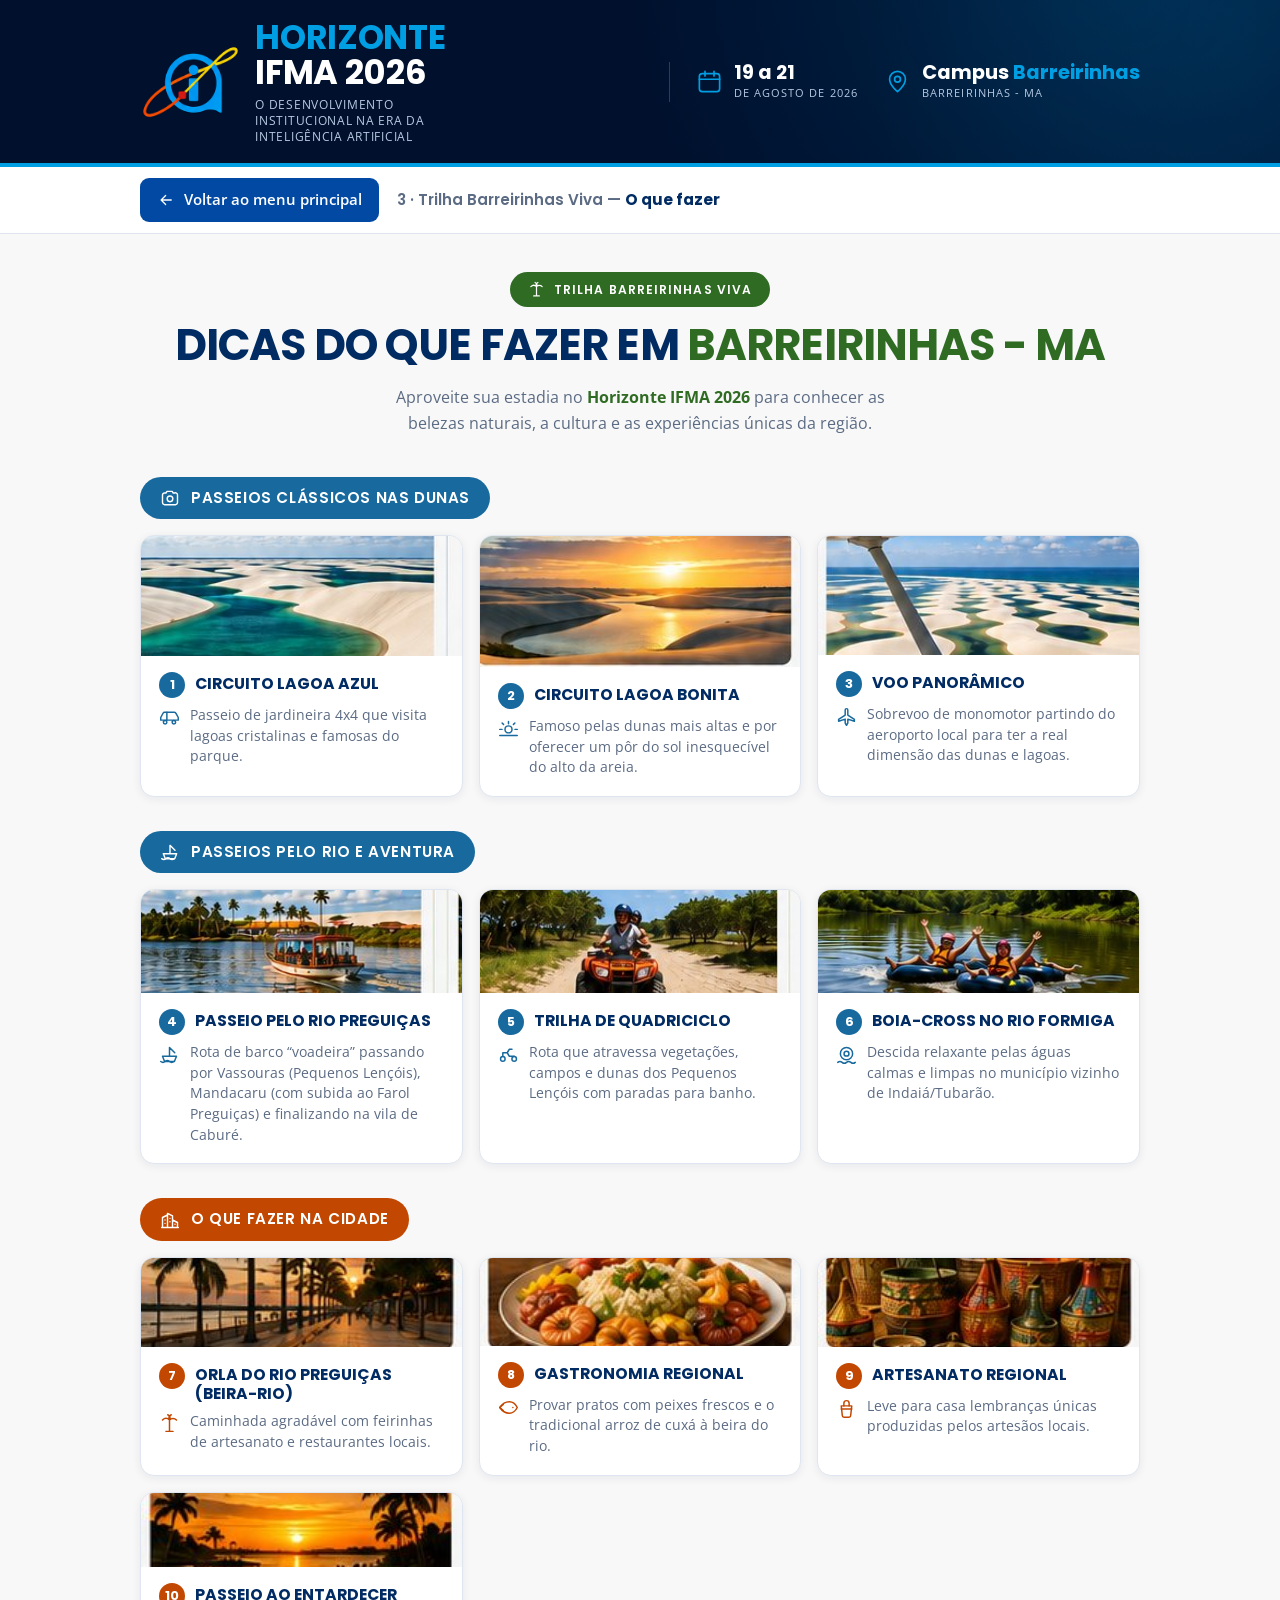
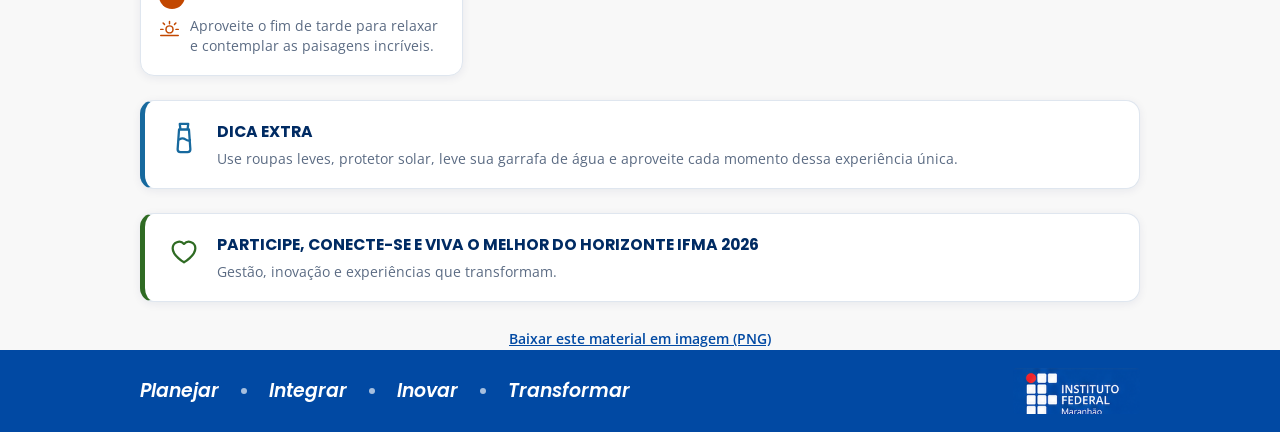
<file: 3-o-que-fazer.html>
<!DOCTYPE html>
<html lang="pt-BR">
<head>
<meta charset="UTF-8">
<meta name="viewport" content="width=device-width, initial-scale=1">
<title>O que fazer em Barreirinhas — Horizonte IFMA 2026</title>
<meta name="description" content="Dicas do que fazer em Barreirinhas - MA durante o Horizonte IFMA 2026: passeios nas dunas, rio e aventura, e experiências na cidade.">
<meta name="theme-color" content="#00102d">

<link rel="preconnect" href="https://fonts.googleapis.com">
<link rel="preconnect" href="https://fonts.gstatic.com" crossorigin>
<link rel="stylesheet" href="https://fonts.googleapis.com/css2?family=Open+Sans:wght@400;600&family=Poppins:wght@600;700&display=swap">
<link rel="stylesheet" href="base.css">
<link rel="stylesheet" href="paginas.css">
</head>
<body style="--cor-tema: var(--item-3-forte);">

<svg class="sprite" aria-hidden="true" focusable="false">
  <defs>
    <symbol id="i-voltar" viewBox="0 0 24 24"><path d="M19 12H6M11.5 6l-6 6 6 6"/></symbol>
    <symbol id="i-calendario" viewBox="0 0 24 24"><rect x="3" y="5" width="18" height="16" rx="2.5"/><path d="M8 3v4M16 3v4M3 10h18"/></symbol>
    <symbol id="i-local" viewBox="0 0 24 24"><path d="M12 21s7-5.6 7-11a7 7 0 1 0-14 0c0 5.4 7 11 7 11z"/><circle cx="12" cy="10" r="2.6"/></symbol>
    <symbol id="i-camera" viewBox="0 0 24 24"><path d="M3 8.5A2.5 2.5 0 0 1 5.5 6h1.6l1.3-2h6.2l1.3 2h1.6A2.5 2.5 0 0 1 21 8.5v9A2.5 2.5 0 0 1 18.5 20h-13A2.5 2.5 0 0 1 3 17.5z"/><circle cx="12" cy="13" r="3.4"/></symbol>
    <symbol id="i-barco" viewBox="0 0 24 24"><path d="M4 14h16l-2.4 6H6.4zM12 14V4l6 6"/><path d="M2 20c1.6 1.3 3.4 1.3 5 0s3.4-1.3 5 0 3.4 1.3 5 0"/></symbol>
    <symbol id="i-cidade" viewBox="0 0 24 24"><path d="M3 21V9l6-3v15M9 21V4l6 3v14M15 21v-9l6 3v6M2 21h20M6 12h.01M6 16h.01M12 10h.01M12 14h.01M18 17h.01"/></symbol>
    <symbol id="i-jipe" viewBox="0 0 24 24"><path d="M2 15h20v-3l-2.6-4.6A2 2 0 0 0 17.6 6H6.4a2 2 0 0 0-1.8 1.1L2 12z"/><circle cx="7" cy="17.5" r="2"/><circle cx="17" cy="17.5" r="2"/><path d="M9 15V6"/></symbol>
    <symbol id="i-sol" viewBox="0 0 24 24"><circle cx="12" cy="13" r="4"/><path d="M12 4v2.5M4.6 13H2M22 13h-2.6M6.3 7.3 4.7 5.7M17.7 7.3l1.6-1.6M2 20h20"/></symbol>
    <symbol id="i-aviao" viewBox="0 0 24 24"><path d="M10.5 19.5 12 22l1.5-2.5V15l7.5 2.5v-2.2l-7.5-5V4.5a1.5 1.5 0 0 0-3 0v5.8l-7.5 5v2.2L10.5 15z"/></symbol>
    <symbol id="i-quadriciclo" viewBox="0 0 24 24"><circle cx="5.5" cy="17" r="2.6"/><circle cx="18.5" cy="17" r="2.6"/><path d="M5.5 14.4V10h5l2.5 4h5.5M10.5 10 13 6h3"/></symbol>
    <symbol id="i-boia" viewBox="0 0 24 24"><circle cx="12" cy="11" r="7"/><circle cx="12" cy="11" r="2.8"/><path d="M2 21c1.6-1.4 3.4-1.4 5 0s3.4 1.4 5 0 3.4-1.4 5 0 3.4 1.4 5 0"/></symbol>
    <symbol id="i-palmeira" viewBox="0 0 24 24"><path d="M12 8v13M12 8C9.6 5.6 6.4 5.6 4 8M12 8c2.4-2.4 5.6-2.4 8 0M12 8c-1.4-3 0-5 2-6M12 8c1.4-3 0-5-2-6M8 21h8"/></symbol>
    <symbol id="i-peixe" viewBox="0 0 24 24"><path d="M2 12c3-4.5 7-6.5 11-6.5S20 8 22 12c-2 4-5 6.5-9 6.5S5 16.5 2 12z"/><path d="M17 12h.01M2 12l4 3.5M2 12l4-3.5"/></symbol>
    <symbol id="i-artesanato" viewBox="0 0 24 24"><path d="M6 9h12l-1.2 11a2 2 0 0 1-2 1.9H9.2a2 2 0 0 1-2-1.9z"/><path d="M9 9V6a3 3 0 0 1 6 0v3M6 12.5h12"/></symbol>
    <symbol id="i-agua" viewBox="0 0 24 24"><path d="M9 2h6l-.5 4h-5zM8.5 6h7l1 14a2 2 0 0 1-2 2h-5a2 2 0 0 1-2-2z"/><path d="M8.8 13c1.4-1 2.8-1 4.2 0s2.6 1 3.2.4"/></symbol>
    <symbol id="i-coracao" viewBox="0 0 24 24"><path d="M12 20s-8-4.7-8-10a4.6 4.6 0 0 1 8-3 4.6 4.6 0 0 1 8 3c0 5.3-8 10-8 10z"/></symbol>
  </defs>
</svg>

<header class="cabecalho">
  <div class="limite">
    <a class="marca" href="index.html">
      <img class="marca__simbolo" src="logo-horizonte.png" alt="" width="248" height="186">
      <span>
        <span class="marca__nome">Horizonte <b>IFMA 2026</b></span>
        <span class="marca__linha">O desenvolvimento institucional na era da inteligência artificial</span>
      </span>
    </a>
    <div class="dados">
      <div class="dado">
        <svg class="icone" aria-hidden="true"><use href="#i-calendario"/></svg>
        <span>
          <span class="dado__forte">19 a 21</span>
          <span class="dado__fraco">de agosto de 2026</span>
        </span>
      </div>
      <div class="dado">
        <svg class="icone" aria-hidden="true"><use href="#i-local"/></svg>
        <span>
          <span class="dado__forte">Campus <span>Barreirinhas</span></span>
          <span class="dado__fraco">Barreirinhas - MA</span>
        </span>
      </div>
    </div>
  </div>
</header>

<nav class="barra" aria-label="Navegação da página">
  <div class="limite">
    <a class="voltar" href="index.html">
      <svg class="icone" aria-hidden="true"><use href="#i-voltar"/></svg>
      Voltar ao menu principal
    </a>
    <p class="barra__titulo">3 &middot; Trilha Barreirinhas Viva &mdash; <b>O que fazer</b></p>
  </div>
</nav>

<main class="limite">

  <div class="intro">
    <p class="intro__selo">
      <svg class="icone" aria-hidden="true"><use href="#i-palmeira"/></svg>
      Trilha Barreirinhas Viva
    </p>
    <h1>Dicas do que fazer em <span>Barreirinhas - MA</span></h1>
    <p>
      Aproveite sua estadia no <strong>Horizonte IFMA 2026</strong> para conhecer as belezas
      naturais, a cultura e as experiências únicas da região.
    </p>
  </div>

  <!-- Grupo 1 -->
  <section class="grupo" style="--cor-grupo: var(--trilha-gp-forte);">
    <h2 class="grupo__titulo">
      <svg class="icone" aria-hidden="true"><use href="#i-camera"/></svg>
      Passeios clássicos nas dunas
    </h2>
    <ol class="dicas">
      <li class="dica">
        <img class="dica__foto" src="dica-01-lagoa-azul.jpg" alt="Lagoa cristalina entre dunas de areia branca no Parque Nacional dos Lençóis Maranhenses." width="295" height="120" loading="lazy">
        <div class="dica__corpo">
          <h3 class="dica__nome"><span class="dica__numero" aria-hidden="true">1</span>Circuito Lagoa Azul</h3>
          <p class="dica__texto">
            <svg class="icone" aria-hidden="true"><use href="#i-jipe"/></svg>
            Passeio de jardineira 4x4 que visita lagoas cristalinas e famosas do parque.
          </p>
        </div>
      </li>
      <li class="dica">
        <img class="dica__foto" src="dica-02-lagoa-bonita.jpg" alt="Pôr do sol alaranjado refletido nas lagoas do alto das dunas." width="288" height="131" loading="lazy">
        <div class="dica__corpo">
          <h3 class="dica__nome"><span class="dica__numero" aria-hidden="true">2</span>Circuito Lagoa Bonita</h3>
          <p class="dica__texto">
            <svg class="icone" aria-hidden="true"><use href="#i-sol"/></svg>
            Famoso pelas dunas mais altas e por oferecer um pôr do sol inesquecível do alto da areia.
          </p>
        </div>
      </li>
      <li class="dica">
        <img class="dica__foto" src="dica-03-voo-panoramico.jpg" alt="Vista aérea das dunas e lagoas dos Lençóis Maranhenses a partir da asa de um monomotor." width="299" height="119" loading="lazy">
        <div class="dica__corpo">
          <h3 class="dica__nome"><span class="dica__numero" aria-hidden="true">3</span>Voo Panorâmico</h3>
          <p class="dica__texto">
            <svg class="icone" aria-hidden="true"><use href="#i-aviao"/></svg>
            Sobrevoo de monomotor partindo do aeroporto local para ter a real dimensão das dunas e lagoas.
          </p>
        </div>
      </li>
    </ol>
  </section>

  <!-- Grupo 2 -->
  <section class="grupo" style="--cor-grupo: var(--trilha-gp-forte);">
    <h2 class="grupo__titulo">
      <svg class="icone" aria-hidden="true"><use href="#i-barco"/></svg>
      Passeios pelo rio e aventura
    </h2>
    <ol class="dicas">
      <li class="dica">
        <img class="dica__foto" src="dica-04-rio-preguicas.jpg" alt="Barco de turismo navegando pelo Rio Preguiças entre a vegetação da margem." width="295" height="103" loading="lazy">
        <div class="dica__corpo">
          <h3 class="dica__nome"><span class="dica__numero" aria-hidden="true">4</span>Passeio pelo Rio Preguiças</h3>
          <p class="dica__texto">
            <svg class="icone" aria-hidden="true"><use href="#i-barco"/></svg>
            Rota de barco &ldquo;voadeira&rdquo; passando por Vassouras (Pequenos Lençóis), Mandacaru
            (com subida ao Farol Preguiças) e finalizando na vila de Caburé.
          </p>
        </div>
      </li>
      <li class="dica">
        <img class="dica__foto" src="dica-05-quadriciclo.jpg" alt="Quadriciclo em trilha de areia cercada por vegetação nativa." width="293" height="103" loading="lazy">
        <div class="dica__corpo">
          <h3 class="dica__nome"><span class="dica__numero" aria-hidden="true">5</span>Trilha de Quadriciclo</h3>
          <p class="dica__texto">
            <svg class="icone" aria-hidden="true"><use href="#i-quadriciclo"/></svg>
            Rota que atravessa vegetações, campos e dunas dos Pequenos Lençóis com paradas para banho.
          </p>
        </div>
      </li>
      <li class="dica">
        <img class="dica__foto" src="dica-06-boia-cross.jpg" alt="Grupo descendo o rio em boias infláveis por águas calmas e limpas." width="308" height="103" loading="lazy">
        <div class="dica__corpo">
          <h3 class="dica__nome"><span class="dica__numero" aria-hidden="true">6</span>Boia-cross no Rio Formiga</h3>
          <p class="dica__texto">
            <svg class="icone" aria-hidden="true"><use href="#i-boia"/></svg>
            Descida relaxante pelas águas calmas e limpas no município vizinho de Indaiá/Tubarão.
          </p>
        </div>
      </li>
    </ol>
  </section>

  <!-- Grupo 3 -->
  <section class="grupo" style="--cor-grupo: var(--item-2-forte);">
    <h2 class="grupo__titulo">
      <svg class="icone" aria-hidden="true"><use href="#i-cidade"/></svg>
      O que fazer na cidade
    </h2>
    <ol class="dicas">
      <li class="dica">
        <img class="dica__foto" src="dica-07-orla.jpg" alt="Passeio arborizado com palmeiras na orla do Rio Preguiças." width="218" height="89" loading="lazy">
        <div class="dica__corpo">
          <h3 class="dica__nome"><span class="dica__numero" aria-hidden="true">7</span>Orla do Rio Preguiças (Beira-Rio)</h3>
          <p class="dica__texto">
            <svg class="icone" aria-hidden="true"><use href="#i-palmeira"/></svg>
            Caminhada agradável com feirinhas de artesanato e restaurantes locais.
          </p>
        </div>
      </li>
      <li class="dica">
        <img class="dica__foto" src="dica-08-gastronomia.jpg" alt="Mesa com pratos da culinária regional maranhense servidos em travessas." width="226" height="88" loading="lazy">
        <div class="dica__corpo">
          <h3 class="dica__nome"><span class="dica__numero" aria-hidden="true">8</span>Gastronomia Regional</h3>
          <p class="dica__texto">
            <svg class="icone" aria-hidden="true"><use href="#i-peixe"/></svg>
            Provar pratos com peixes frescos e o tradicional arroz de cuxá à beira do rio.
          </p>
        </div>
      </li>
      <li class="dica">
        <img class="dica__foto" src="dica-09-artesanato.jpg" alt="Peças de artesanato regional em fibra e cerâmica expostas para venda." width="230" height="89" loading="lazy">
        <div class="dica__corpo">
          <h3 class="dica__nome"><span class="dica__numero" aria-hidden="true">9</span>Artesanato Regional</h3>
          <p class="dica__texto">
            <svg class="icone" aria-hidden="true"><use href="#i-artesanato"/></svg>
            Leve para casa lembranças únicas produzidas pelos artesãos locais.
          </p>
        </div>
      </li>
      <li class="dica">
        <img class="dica__foto" src="dica-10-entardecer.jpg" alt="Fim de tarde com céu alaranjado e silhuetas de palmeiras junto ao rio." width="213" height="74" loading="lazy">
        <div class="dica__corpo">
          <h3 class="dica__nome"><span class="dica__numero" aria-hidden="true">10</span>Passeio ao Entardecer</h3>
          <p class="dica__texto">
            <svg class="icone" aria-hidden="true"><use href="#i-sol"/></svg>
            Aproveite o fim de tarde para relaxar e contemplar as paisagens incríveis.
          </p>
        </div>
      </li>
    </ol>
  </section>

  <section class="nota" style="--cor-nota: var(--trilha-gp-forte);">
    <svg class="icone" aria-hidden="true"><use href="#i-agua"/></svg>
    <div>
      <h2>Dica extra</h2>
      <p>
        Use roupas leves, protetor solar, leve sua garrafa de água e aproveite cada
        momento dessa experiência única.
      </p>
    </div>
  </section>

  <section class="nota" style="--cor-nota: var(--item-3-forte);">
    <svg class="icone" aria-hidden="true"><use href="#i-coracao"/></svg>
    <div>
      <h2>Participe, conecte-se e viva o melhor do Horizonte IFMA 2026</h2>
      <p>Gestão, inovação e experiências que transformam.</p>
    </div>
  </section>

  <p class="extras">
    <a href="3.O que fazer.png" download>Baixar este material em imagem (PNG)</a>
  </p>

</main>

<footer class="rodape">
  <div class="limite">
    <ul class="valores">
      <li>Planejar</li>
      <li>Integrar</li>
      <li>Inovar</li>
      <li>Transformar</li>
    </ul>
    <img src="logo-ifma.png" alt="Instituto Federal do Maranhão" width="215" height="78">
  </div>
</footer>

</body>
</html>
</file>
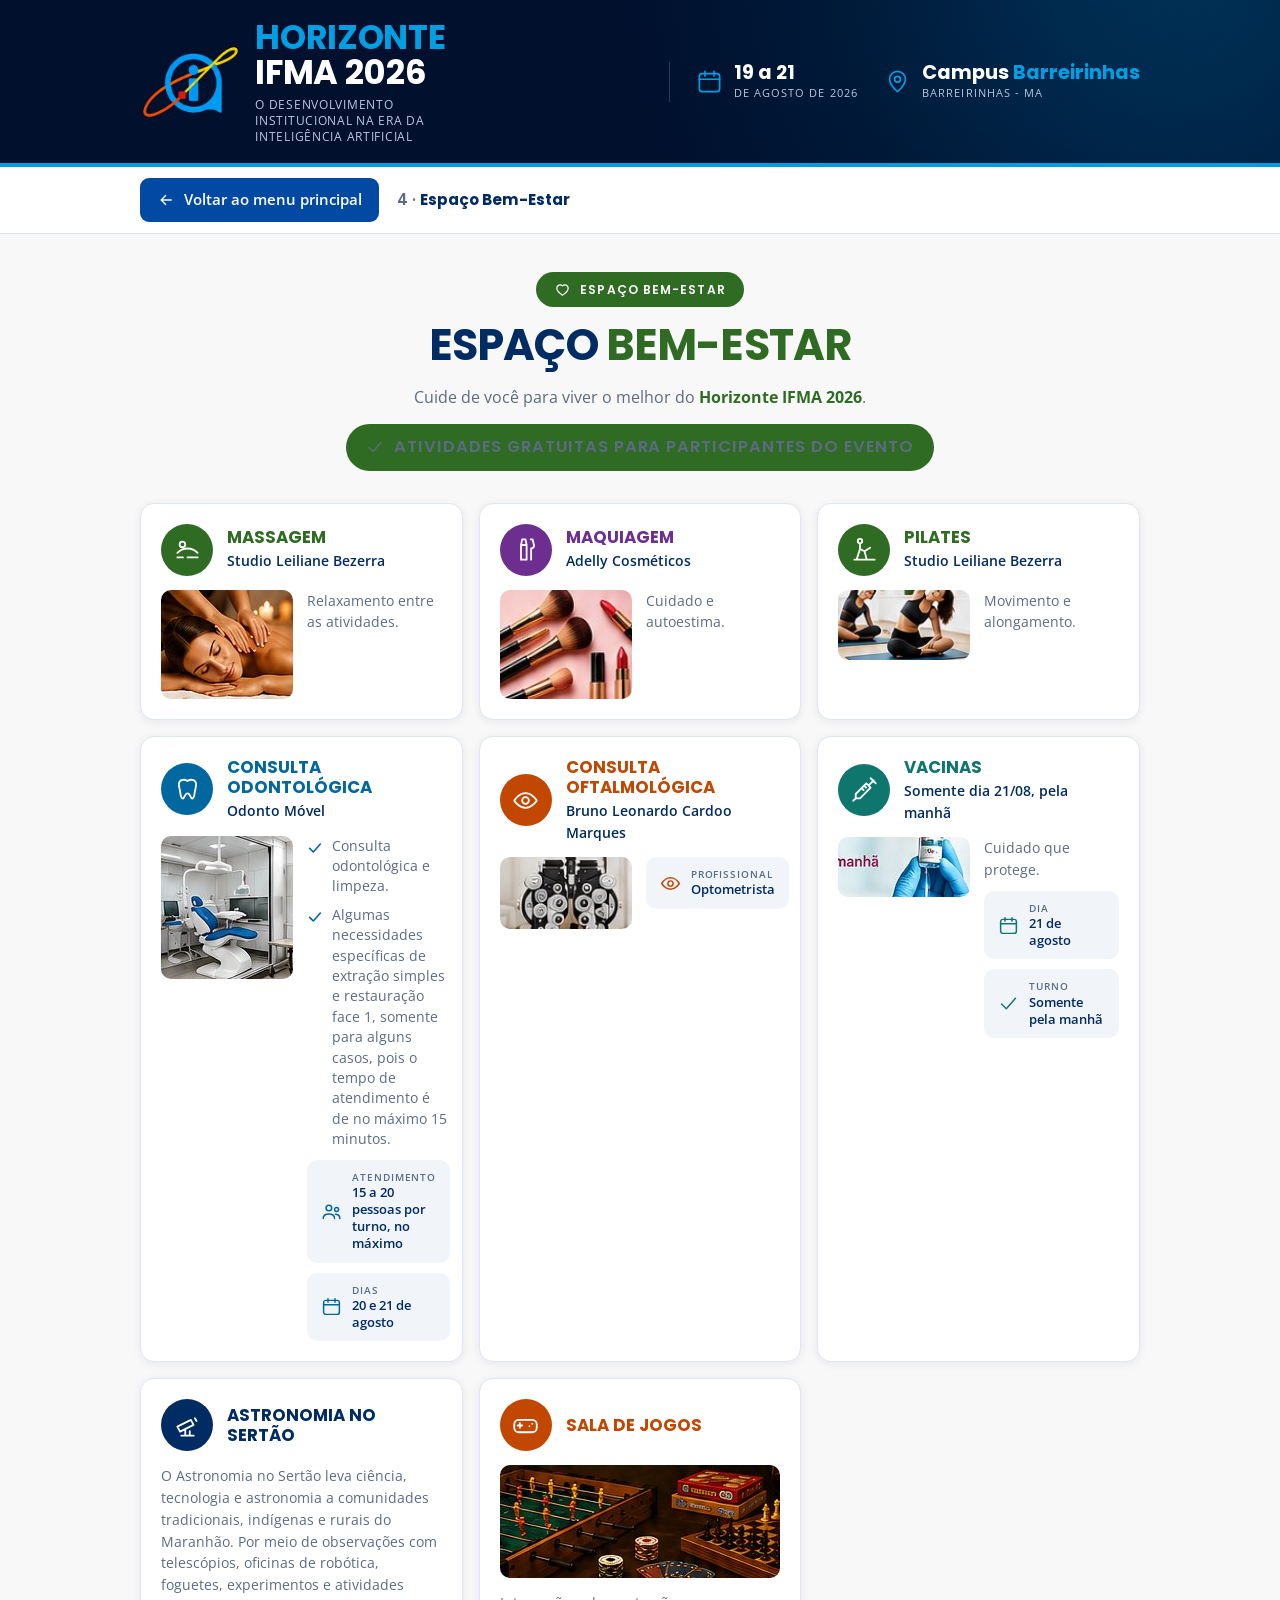
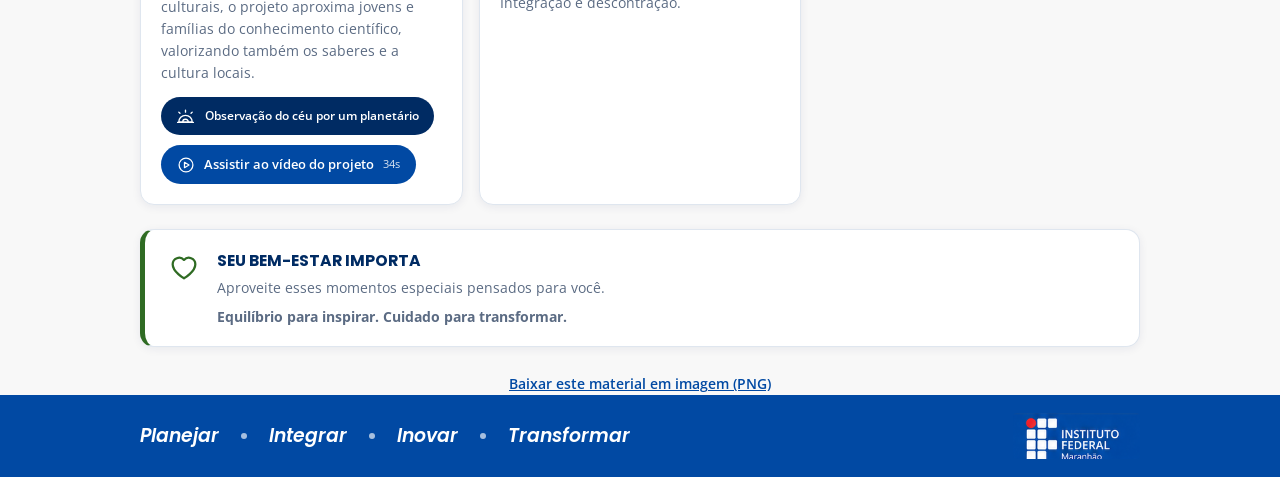
<file: 4-bem-estar.html>
<!DOCTYPE html>
<html lang="pt-BR">
<head>
<meta charset="UTF-8">
<meta name="viewport" content="width=device-width, initial-scale=1">
<title>Espaço Bem-Estar — Horizonte IFMA 2026</title>
<meta name="description" content="Espaço Bem-Estar do Horizonte IFMA 2026: massagem, maquiagem, pilates, consultas odontológica e oftalmológica, astronomia e sala de jogos. Atividades gratuitas para participantes.">
<meta name="theme-color" content="#00102d">

<link rel="preconnect" href="https://fonts.googleapis.com">
<link rel="preconnect" href="https://fonts.gstatic.com" crossorigin>
<link rel="stylesheet" href="https://fonts.googleapis.com/css2?family=Open+Sans:wght@400;600&family=Poppins:wght@600;700&display=swap">
<link rel="stylesheet" href="base.css">
<link rel="stylesheet" href="paginas.css">
</head>
<body style="--cor-tema: var(--item-3-forte);">

<svg class="sprite" aria-hidden="true" focusable="false">
  <defs>
    <symbol id="i-voltar" viewBox="0 0 24 24"><path d="M19 12H6M11.5 6l-6 6 6 6"/></symbol>
    <symbol id="i-calendario" viewBox="0 0 24 24"><rect x="3" y="5" width="18" height="16" rx="2.5"/><path d="M8 3v4M16 3v4M3 10h18"/></symbol>
    <symbol id="i-local" viewBox="0 0 24 24"><path d="M12 21s7-5.6 7-11a7 7 0 1 0-14 0c0 5.4 7 11 7 11z"/><circle cx="12" cy="10" r="2.6"/></symbol>
    <symbol id="i-coracao" viewBox="0 0 24 24"><path d="M12 20s-8-4.7-8-10a4.6 4.6 0 0 1 8-3 4.6 4.6 0 0 1 8 3c0 5.3-8 10-8 10z"/></symbol>
    <symbol id="i-check" viewBox="0 0 24 24"><path d="M4 12.5 9.5 18 20 6"/></symbol>
    <symbol id="i-pessoas" viewBox="0 0 24 24"><circle cx="9" cy="8" r="3.2"/><path d="M2.5 20c0-3.4 2.9-5.2 6.5-5.2s6.5 1.8 6.5 5.2"/><circle cx="17.8" cy="9.6" r="2.3"/><path d="M16.4 15.1c2.9 0 5.1 1.6 5.1 4.9"/></symbol>
    <symbol id="i-planetario" viewBox="0 0 24 24"><path d="M3.5 19a8.5 8.5 0 0 1 17 0zM2 19.5h20M8.5 19a3.5 3.5 0 0 1 7 0"/><path d="M12 6.5V4M19 8l1.5-1.5M5 8 3.5 6.5"/></symbol>
    <symbol id="i-play" viewBox="0 0 24 24"><circle cx="12" cy="12" r="9.2"/><path d="M10 8.4l6 3.6-6 3.6z"/></symbol>
    <symbol id="i-massagem" viewBox="0 0 24 24"><path d="M3 15c2.4-2.6 5.6-3.9 9-3.9s6.6 1.3 9 3.9"/><circle cx="7.5" cy="7.5" r="2.5"/><path d="M12 19h9M3 19h5"/></symbol>
    <symbol id="i-maquiagem" viewBox="0 0 24 24"><path d="M9 3h3l1 5H8zM8 8h5v13H8z"/><path d="M17 21V11c1.7 0 2.6-1.2 2.6-2.6L18.3 3h-1.6"/></symbol>
    <symbol id="i-pilates" viewBox="0 0 24 24"><circle cx="8" cy="4.5" r="2"/><path d="M8 6.5v5l4 2 5-3M8 11.5 5 21M12 13.5 14 21M3 21h18"/></symbol>
    <symbol id="i-dente" viewBox="0 0 24 24"><path d="M12 4.5C9.8 2.9 5.5 2.6 4.5 6c-.8 2.8.6 4.9 1 8 .3 2.2.4 6 2.3 6s1.6-4.6 4.2-4.6 2.3 4.6 4.2 4.6 2-3.8 2.3-6c.4-3.1 1.8-5.2 1-8-1-3.4-5.3-3.1-7.5-1.5z"/></symbol>
    <symbol id="i-olho" viewBox="0 0 24 24"><path d="M2 12s3.8-6.5 10-6.5S22 12 22 12s-3.8 6.5-10 6.5S2 12 2 12z"/><circle cx="12" cy="12" r="3"/></symbol>
    <symbol id="i-vacina" viewBox="0 0 24 24"><path d="m17.5 2 4.5 4.5M20.2 3.8 16.4 7.6M13.6 6.6l3.8 3.8L8 19.8H4.2v-3.8zM4.2 19.8 2 22M11.6 8.6l1.8 1.8M9.4 10.8l1.8 1.8"/></symbol>
    <symbol id="i-telescopio" viewBox="0 0 24 24"><path d="m3 13 12-6 2.4 4.4L5.4 17.4zM10 15.5V21M14 17v4M6.5 21h11M18.6 5.6 20 8"/></symbol>
    <symbol id="i-jogos" viewBox="0 0 24 24"><rect x="2" y="7" width="20" height="11" rx="4"/><path d="M7 10v4M5 12h4M15.5 12.5h.01M18 10.5h.01"/></symbol>
  </defs>
</svg>

<header class="cabecalho">
  <div class="limite">
    <a class="marca" href="index.html">
      <img class="marca__simbolo" src="logo-horizonte.png" alt="" width="248" height="186">
      <span>
        <span class="marca__nome">Horizonte <b>IFMA 2026</b></span>
        <span class="marca__linha">O desenvolvimento institucional na era da inteligência artificial</span>
      </span>
    </a>
    <div class="dados">
      <div class="dado">
        <svg class="icone" aria-hidden="true"><use href="#i-calendario"/></svg>
        <span>
          <span class="dado__forte">19 a 21</span>
          <span class="dado__fraco">de agosto de 2026</span>
        </span>
      </div>
      <div class="dado">
        <svg class="icone" aria-hidden="true"><use href="#i-local"/></svg>
        <span>
          <span class="dado__forte">Campus <span>Barreirinhas</span></span>
          <span class="dado__fraco">Barreirinhas - MA</span>
        </span>
      </div>
    </div>
  </div>
</header>

<nav class="barra" aria-label="Navegação da página">
  <div class="limite">
    <a class="voltar" href="index.html">
      <svg class="icone" aria-hidden="true"><use href="#i-voltar"/></svg>
      Voltar ao menu principal
    </a>
    <p class="barra__titulo">4 &middot; <b>Espaço Bem-Estar</b></p>
  </div>
</nav>

<main class="limite">

  <div class="intro">
    <p class="intro__selo">
      <svg class="icone" aria-hidden="true"><use href="#i-coracao"/></svg>
      Espaço Bem-Estar
    </p>
    <h1>Espaço <span>Bem-Estar</span></h1>
    <p>Cuide de você para viver o melhor do <strong>Horizonte IFMA 2026</strong>.</p>
    <p class="gratuito">
      <svg class="icone" aria-hidden="true"><use href="#i-check"/></svg>
      Atividades gratuitas para participantes do evento
    </p>
  </div>

  <ul class="cuidados">

    <li class="cuidado" style="--cor: var(--item-3-forte);">
      <div class="cuidado__topo">
        <span class="cuidado__icone" aria-hidden="true">
          <svg class="icone"><use href="#i-massagem"/></svg>
        </span>
        <div>
          <h2 class="cuidado__nome">Massagem</h2>
          <p class="cuidado__quem">Studio Leiliane Bezerra</p>
        </div>
      </div>
      <div class="cuidado__corpo">
        <img class="cuidado__foto" src="be-massagem.jpg" alt="Sessão de massagem relaxante nas costas." width="133" height="109" loading="lazy">
        <div>
          <p class="cuidado__desc">Relaxamento entre as atividades.</p>
        </div>
      </div>
    </li>

    <li class="cuidado" style="--cor: var(--roxo-forte);">
      <div class="cuidado__topo">
        <span class="cuidado__icone" aria-hidden="true">
          <svg class="icone"><use href="#i-maquiagem"/></svg>
        </span>
        <div>
          <h2 class="cuidado__nome">Maquiagem</h2>
          <p class="cuidado__quem">Adelly Cosméticos</p>
        </div>
      </div>
      <div class="cuidado__corpo">
        <img class="cuidado__foto" src="be-maquiagem.jpg" alt="Pincéis e batons de maquiagem sobre superfície clara." width="118" height="109" loading="lazy">
        <div>
          <p class="cuidado__desc">Cuidado e autoestima.</p>
        </div>
      </div>
    </li>

    <li class="cuidado" style="--cor: var(--item-3-forte);">
      <div class="cuidado__topo">
        <span class="cuidado__icone" aria-hidden="true">
          <svg class="icone"><use href="#i-pilates"/></svg>
        </span>
        <div>
          <h2 class="cuidado__nome">Pilates</h2>
          <p class="cuidado__quem">Studio Leiliane Bezerra</p>
        </div>
      </div>
      <div class="cuidado__corpo">
        <img class="cuidado__foto" src="be-pilates.jpg" alt="Praticantes em posição de alongamento durante aula de pilates." width="129" height="70" loading="lazy">
        <div>
          <p class="cuidado__desc">Movimento e alongamento.</p>
        </div>
      </div>
    </li>

    <li class="cuidado" style="--cor: var(--item-4-forte);">
      <div class="cuidado__topo">
        <span class="cuidado__icone" aria-hidden="true">
          <svg class="icone"><use href="#i-dente"/></svg>
        </span>
        <div>
          <h2 class="cuidado__nome">Consulta odontológica</h2>
          <p class="cuidado__quem">Odonto Móvel</p>
        </div>
      </div>
      <div class="cuidado__corpo">
        <img class="cuidado__foto cuidado__foto--alta" src="be-odontologica.jpg" alt="Consultório odontológico móvel com cadeira e equipamentos." width="139" height="143" loading="lazy">
        <div>
          <ul class="cuidado__itens">
            <li>
              <svg class="icone" aria-hidden="true"><use href="#i-check"/></svg>
              Consulta odontológica e limpeza.
            </li>
            <li>
              <svg class="icone" aria-hidden="true"><use href="#i-check"/></svg>
              Algumas necessidades específicas de extração simples e restauração face 1,
              somente para alguns casos, pois o tempo de atendimento é de no máximo 15 minutos.
            </li>
          </ul>
          <ul class="cuidado__dados">
            <li>
              <svg class="icone" aria-hidden="true"><use href="#i-pessoas"/></svg>
              <span><b>Atendimento</b>15 a 20 pessoas por turno, no máximo</span>
            </li>
            <li>
              <svg class="icone" aria-hidden="true"><use href="#i-calendario"/></svg>
              <span><b>Dias</b>20 e 21 de agosto</span>
            </li>
          </ul>
        </div>
      </div>
    </li>

    <li class="cuidado" style="--cor: var(--item-2-forte);">
      <div class="cuidado__topo">
        <span class="cuidado__icone" aria-hidden="true">
          <svg class="icone"><use href="#i-olho"/></svg>
        </span>
        <div>
          <h2 class="cuidado__nome">Consulta oftalmológica</h2>
          <p class="cuidado__quem">Bruno Leonardo Cardoo Marques</p>
        </div>
      </div>
      <div class="cuidado__corpo">
        <img class="cuidado__foto" src="be-oftalmologica.jpg" alt="Equipamento de exame de vista em consultório." width="126" height="72" loading="lazy">
        <div>
          <ul class="cuidado__dados">
            <li>
              <svg class="icone" aria-hidden="true"><use href="#i-olho"/></svg>
              <span><b>Profissional</b>Optometrista</span>
            </li>
          </ul>
        </div>
      </div>
    </li>

    <li class="cuidado" style="--cor: var(--verde-agua-forte);">
      <div class="cuidado__topo">
        <span class="cuidado__icone" aria-hidden="true">
          <svg class="icone"><use href="#i-vacina"/></svg>
        </span>
        <div>
          <h2 class="cuidado__nome">Vacinas</h2>
          <p class="cuidado__quem">Somente dia 21/08, pela manhã</p>
        </div>
      </div>
      <div class="cuidado__corpo">
        <img class="cuidado__foto" src="be-vacinas.jpg" alt="Mão com luva segurando frasco de vacina." width="133" height="60" loading="lazy">
        <div>
          <p class="cuidado__desc">Cuidado que protege.</p>
          <ul class="cuidado__dados">
            <li>
              <svg class="icone" aria-hidden="true"><use href="#i-calendario"/></svg>
              <span><b>Dia</b>21 de agosto</span>
            </li>
            <li>
              <svg class="icone" aria-hidden="true"><use href="#i-check"/></svg>
              <span><b>Turno</b>Somente pela manhã</span>
            </li>
          </ul>
        </div>
      </div>
    </li>

    <li class="cuidado" style="--cor: var(--navy);">
      <div class="cuidado__topo">
        <span class="cuidado__icone" aria-hidden="true">
          <svg class="icone"><use href="#i-telescopio"/></svg>
        </span>
        <div>
          <h2 class="cuidado__nome">Astronomia no Sertão</h2>
        </div>
      </div>
      <p class="cuidado__desc">
        O Astronomia no Sertão leva ciência, tecnologia e astronomia a comunidades
        tradicionais, indígenas e rurais do Maranhão. Por meio de observações com
        telescópios, oficinas de robótica, foguetes, experimentos e atividades culturais,
        o projeto aproxima jovens e famílias do conhecimento científico, valorizando
        também os saberes e a cultura locais.
      </p>
      <div class="cuidado__acoes">
        <p class="cuidado__marca">
          <svg class="icone" aria-hidden="true"><use href="#i-planetario"/></svg>
          Observação do céu por um planetário
        </p>
        <a class="cuidado__video" href="astronomia-no-sertao.mp4" target="_blank" rel="noopener">
          <svg class="icone" aria-hidden="true"><use href="#i-play"/></svg>
          Assistir ao vídeo do projeto <small>34s</small>
        </a>
      </div>
    </li>

    <li class="cuidado" style="--cor: var(--item-2-forte);">
      <div class="cuidado__topo">
        <span class="cuidado__icone" aria-hidden="true">
          <svg class="icone"><use href="#i-jogos"/></svg>
        </span>
        <div>
          <h2 class="cuidado__nome">Sala de jogos</h2>
        </div>
      </div>
      <img class="cuidado__foto cuidado__foto--larga" src="be-jogos.jpg" alt="Mesa com jogos de tabuleiro, xadrez e fichas." width="410" height="113" loading="lazy">
      <p class="cuidado__desc">Integração e descontração.</p>
    </li>

  </ul>

  <section class="nota" style="--cor-nota: var(--item-3-forte);">
    <svg class="icone" aria-hidden="true"><use href="#i-coracao"/></svg>
    <div>
      <h2>Seu bem-estar importa</h2>
      <p>Aproveite esses momentos especiais pensados para você.</p>
      <p><strong>Equilíbrio para inspirar. Cuidado para transformar.</strong></p>
    </div>
  </section>

  <p class="extras">
    <a href="4.Espaco Bem-Estar.png" download>Baixar este material em imagem (PNG)</a>
  </p>

</main>

<footer class="rodape">
  <div class="limite">
    <ul class="valores">
      <li>Planejar</li>
      <li>Integrar</li>
      <li>Inovar</li>
      <li>Transformar</li>
    </ul>
    <img src="logo-ifma.png" alt="Instituto Federal do Maranhão" width="215" height="78">
  </div>
</footer>

</body>
</html>
</file>
<file: base.css>
/* ==========================================================================
   Horizonte IFMA 2026 — base compartilhada
   Paleta, reset, cabeçalho e rodapé usados por todas as páginas.
   As cores foram amostradas dos materiais originais.
   ========================================================================== */

:root {
  --navy-escuro: #00102d;
  --navy: #002b63;
  --azul-faixa: #0149a3;
  --azul-claro: #009fe3;

  --item-1: #00449e;
  --item-2: #f25c00;
  --item-3: #479633;
  --item-4: #007ece;

  /* Variantes escurecidas das cores da marca, para uso com texto.
     As originais são vivas demais: sobre branco, ou com texto branco por cima,
     não alcançam a razão de contraste 4,5:1 exigida pela WCAG AA em texto
     pequeno. Contraste com branco: 9,0:1 / 5,0:1 / 6,5:1 / 6,1:1. */
  --item-1-forte: #00449e;
  --item-2-forte: #c24700;
  --item-3-forte: #2f6b23;
  --item-4-forte: #00679f;
  --trilha-gp-forte: #17699e;
  /* Roxo do cartão de maquiagem no Espaço Bem-Estar. Contraste 8,6:1 com branco. */
  --roxo-forte: #6d2f8f;
  /* Verde-água do cartão de vacinas. Contraste 5,5:1 com branco. */
  --verde-agua-forte: #0f766e;

  --trilha-gp: #1f8fd6;
  --trilha-di: #e2a412;
  --trilha-ti: #e2571f;
  --trilha-sq: #d94540;
  --trilha-geral: #0149a3;

  --fundo: #f8f8f8;
  --cartao: #ffffff;
  --cartao-alt: #f1f5fa;
  --borda: #dfe6ef;
  --texto: #14243d;
  --texto-suave: #5b6b83;

  --raio: 14px;
  --sombra: 0 2px 10px rgba(0, 32, 80, .07);
  --largura: 1040px;
  --fonte-titulo: "Poppins", "Segoe UI", system-ui, sans-serif;
  --fonte-texto: "Open Sans", "Segoe UI", system-ui, sans-serif;
}

* { box-sizing: border-box; }

html { scroll-behavior: smooth; }

body {
  margin: 0;
  background: var(--fundo);
  color: var(--texto);
  font-family: var(--fonte-texto);
  font-size: 16px;
  line-height: 1.6;
  -webkit-text-size-adjust: 100%;
}

img { max-width: 100%; }

.limite {
  width: 100%;
  max-width: var(--largura);
  margin: 0 auto;
  padding: 0 20px;
}

/* Conteúdo só para leitores de tela. */
.sr-only {
  position: absolute;
  width: 1px; height: 1px;
  padding: 0; margin: -1px;
  overflow: hidden;
  clip: rect(0 0 0 0);
  white-space: nowrap;
  border: 0;
}

/* Ícones ------------------------------------------------------------------- */
.sprite { display: none; }

.icone {
  width: 1em;
  height: 1em;
  flex: none;
  fill: none;
  stroke: currentColor;
  stroke-width: 1.7;
  stroke-linecap: round;
  stroke-linejoin: round;
}

/* Cabeçalho ---------------------------------------------------------------- */
.cabecalho {
  background: var(--navy-escuro);
  background-image:
    radial-gradient(circle at 88% -30%, rgba(0, 159, 227, .16), transparent 44%),
    radial-gradient(circle at 96% 8%, rgba(0, 159, 227, .10), transparent 30%);
  color: #fff;
  border-bottom: 4px solid var(--azul-claro);
}

.cabecalho .limite {
  display: flex;
  flex-wrap: wrap;
  align-items: center;
  gap: 20px 34px;
  padding-block: 20px;
}

.marca {
  display: flex;
  align-items: center;
  gap: 14px;
  margin-right: auto;
  color: inherit;
  text-decoration: none;
}

.marca__simbolo {
  width: auto;
  height: 76px;
  border-radius: 8px;
}

.marca__nome {
  display: block;
  margin: 0;
  font-family: var(--fonte-titulo);
  font-weight: 700;
  font-size: clamp(1.4rem, 4.4vw, 2.1rem);
  line-height: 1.05;
  letter-spacing: -.01em;
  color: var(--azul-claro);
  text-transform: uppercase;
}
.marca__nome b {
  display: block;
  color: #fff;
  font-weight: 700;
}
.marca__linha {
  display: block;
  margin: 5px 0 0;
  max-width: 34ch;
  font-size: clamp(.62rem, 1.7vw, .74rem);
  line-height: 1.35;
  letter-spacing: .06em;
  text-transform: uppercase;
  color: #b8cbe4;
}

.dados {
  display: flex;
  flex-wrap: wrap;
  gap: 12px 26px;
  padding-left: 26px;
  border-left: 1px solid rgba(255, 255, 255, .18);
}

.dado {
  display: flex;
  align-items: center;
  gap: 11px;
}
.dado .icone {
  width: 27px;
  height: 27px;
  color: var(--azul-claro);
  stroke-width: 1.5;
}
.dado__forte {
  display: block;
  font-family: var(--fonte-titulo);
  font-weight: 700;
  font-size: 1.22rem;
  line-height: 1.15;
}
.dado__forte span { color: var(--azul-claro); }
.dado__fraco {
  display: block;
  font-size: .68rem;
  letter-spacing: .1em;
  text-transform: uppercase;
  color: #b8cbe4;
}

/* Rodapé ------------------------------------------------------------------- */
.rodape {
  margin-top: auto;
  background: var(--azul-faixa);
  color: #fff;
}
.rodape .limite {
  display: flex;
  flex-wrap: wrap;
  align-items: center;
  justify-content: space-between;
  gap: 16px 28px;
  padding-block: 18px;
}
.valores {
  display: flex;
  flex-wrap: wrap;
  gap: 8px 22px;
  margin: 0;
  padding: 0;
  list-style: none;
  font-family: var(--fonte-titulo);
  font-style: italic;
  font-weight: 600;
  font-size: clamp(.95rem, 2.6vw, 1.18rem);
}
.valores li { display: flex; align-items: center; gap: 22px; }
.valores li:not(:last-child)::after {
  content: "";
  width: 6px;
  height: 6px;
  background: currentColor;
  border-radius: 50%;
  opacity: .65;
}
.rodape img { height: 46px; width: auto; border-radius: 4px; }

/* Responsivo --------------------------------------------------------------- */
@media (max-width: 560px) {
  .dados {
    width: 100%;
    padding-left: 0;
    padding-top: 14px;
    border-left: 0;
    border-top: 1px solid rgba(255, 255, 255, .18);
  }
  .marca__simbolo { height: 58px; }
  .rodape .limite { justify-content: center; text-align: center; }
  .valores { justify-content: center; }
}

/* Impressão ---------------------------------------------------------------- */
@media print {
  body { background: #fff; }
  .cabecalho { background: #fff; color: #000; border-bottom: 2px solid #000; }
  .cabecalho .marca__nome, .cabecalho .marca__linha,
  .dado__fraco, .dado .icone { color: #000; }
  .rodape { background: #fff; color: #000; border-top: 2px solid #000; }
}

@media (prefers-reduced-motion: reduce) {
  html { scroll-behavior: auto; }
  * { transition-duration: .01ms !important; animation-duration: .01ms !important; }
}
</file>
<file: mapa.css>
/* ==========================================================================
   Menu principal — Mapa do Evento
   Depende de base.css (paleta, cabeçalho e rodapé).
   ========================================================================== */

/* Título da página --------------------------------------------------------- */
.abertura {
  padding-block: 40px 8px;
  text-align: center;
}

.abertura__titulo {
  display: flex;
  align-items: center;
  justify-content: center;
  gap: 16px;
  margin: 0;
  font-family: var(--fonte-titulo);
  font-weight: 700;
  font-size: clamp(1.75rem, 6.4vw, 3.05rem);
  line-height: 1.1;
  letter-spacing: -.02em;
  color: var(--navy);
  text-transform: uppercase;
}
.abertura__titulo .icone {
  width: clamp(40px, 9vw, 62px);
  height: clamp(40px, 9vw, 62px);
  padding: 11px;
  color: #fff;
  background: var(--azul-faixa);
  border-radius: 50%;
  stroke-width: 1.6;
}

.abertura__chamada {
  max-width: 52ch;
  margin: 14px auto 0;
  color: var(--texto-suave);
  font-size: clamp(.95rem, 2.4vw, 1.05rem);
}
.abertura__chamada strong { color: var(--azul-faixa); }

/* Rota de itens ------------------------------------------------------------ */
.rota {
  position: relative;
  list-style: none;
  margin: 34px 0 0;
  padding: 0;
  display: grid;
  gap: 16px;
}

/* Linha tracejada que liga os pinos, como no material original. */
.rota::before {
  content: "";
  position: absolute;
  top: 46px;
  bottom: 46px;
  left: 32px;
  border-left: 3px dashed #b9cadd;
  z-index: 0;
}

.etapa { position: relative; z-index: 1; }

.cartao {
  display: grid;
  /* pino | texto | etiquetas | seta */
  grid-template-columns: 66px minmax(0, 1fr) auto auto;
  align-items: center;
  gap: 8px 22px;
  padding: 20px 24px 20px 0;
  background: var(--cartao);
  border: 1px solid var(--borda);
  border-radius: var(--raio);
  box-shadow: var(--sombra);
  color: inherit;
  text-decoration: none;
  transition: transform .16s ease, box-shadow .16s ease, border-color .16s ease;
}
.cartao:hover,
.cartao:focus-visible {
  transform: translateY(-2px);
  border-color: var(--cor);
  box-shadow: 0 10px 26px rgba(0, 32, 80, .15);
}
.cartao:focus-visible {
  outline: 3px solid var(--cor);
  outline-offset: 2px;
}

/* Pino numerado, no formato de marcador de mapa. */
.pino {
  display: grid;
  place-items: center;
  justify-self: center;
  width: 54px;
  height: 54px;
  background: var(--cor);
  border: 4px solid #fff;
  border-radius: 50% 50% 50% 4px;
  transform: rotate(-45deg);
  box-shadow: 0 3px 9px rgba(0, 32, 80, .28);
}
.pino span {
  font-family: var(--fonte-titulo);
  font-weight: 700;
  font-size: 1.4rem;
  color: #fff;
  transform: rotate(45deg);
}

.cartao__titulo {
  margin: 0;
  font-family: var(--fonte-titulo);
  font-weight: 700;
  font-size: clamp(1.05rem, 3vw, 1.32rem);
  line-height: 1.2;
  letter-spacing: -.01em;
  color: var(--navy);
  text-transform: uppercase;
}
.cartao__sub {
  margin: 2px 0 7px;
  font-weight: 600;
  font-size: .95rem;
  color: var(--cor);
}
.cartao__desc {
  margin: 0;
  max-width: 46ch;
  font-size: .92rem;
  line-height: 1.55;
  color: var(--texto-suave);
}

/* Etiquetas de destaque de cada item. */
.marcadores {
  display: flex;
  flex-wrap: wrap;
  gap: 8px;
  max-width: 330px;
  margin: 0;
  padding: 0;
  list-style: none;
}
.marcadores li {
  display: flex;
  align-items: center;
  gap: 7px;
  padding: 7px 12px;
  background: var(--cartao-alt);
  border-radius: 9px;
  font-size: .78rem;
  font-weight: 600;
  line-height: 1.25;
  color: var(--navy);
}
.marcadores .icone {
  width: 20px;
  height: 20px;
  color: var(--cor);
}

.cartao__seta {
  display: grid;
  place-items: center;
  width: 34px;
  height: 34px;
  background: var(--cartao-alt);
  border-radius: 50%;
  color: var(--cor);
  font-size: 1.05rem;
  transition: background-color .16s ease, color .16s ease, transform .16s ease;
}
.cartao:hover .cartao__seta {
  background: var(--cor);
  color: #fff;
  transform: translateX(3px);
}

/* Bloco "como usar" -------------------------------------------------------- */
.como-usar {
  display: flex;
  align-items: center;
  gap: 20px;
  margin: 28px 0 44px;
  padding: 20px 26px;
  background: var(--cartao);
  border: 1px solid var(--borda);
  border-left: 5px solid var(--azul-faixa);
  border-radius: var(--raio);
  box-shadow: var(--sombra);
}
.como-usar > .icone {
  width: 46px;
  height: 46px;
  color: var(--azul-faixa);
  stroke-width: 1.5;
}
.como-usar h2 {
  margin: 0 0 3px;
  font-family: var(--fonte-titulo);
  font-weight: 700;
  font-size: 1.05rem;
  color: var(--navy);
  text-transform: uppercase;
}
.como-usar p {
  margin: 0;
  font-size: .9rem;
  color: var(--texto-suave);
}
.como-usar strong { color: var(--azul-faixa); }

.extras {
  margin: 0 0 44px;
  font-size: .85rem;
  color: var(--texto-suave);
  text-align: center;
}
.extras a { color: var(--azul-faixa); font-weight: 600; }

/* Responsivo --------------------------------------------------------------- */
@media (max-width: 860px) {
  .marcadores { max-width: none; }

  .cartao {
    grid-template-columns: 58px minmax(0, 1fr);
    padding: 18px 18px 18px 0;
  }
  .pino { grid-row: 1 / span 2; }
  .cartao__conteudo { grid-column: 2; }
  .marcadores { grid-column: 2; margin-top: 4px; }
  .cartao__seta { display: none; }
}

@media (max-width: 560px) {
  .rota::before { display: none; }

  .cartao {
    grid-template-columns: minmax(0, 1fr);
    padding: 18px;
    gap: 10px;
  }
  .pino {
    grid-row: auto;
    justify-self: start;
    width: 44px;
    height: 44px;
    border-width: 3px;
  }
  .pino span { font-size: 1.15rem; }
  .cartao__conteudo,
  .marcadores { grid-column: 1; }

  .como-usar { flex-direction: column; text-align: center; }
}

/* Impressão ---------------------------------------------------------------- */
@media print {
  .cartao, .como-usar { box-shadow: none; break-inside: avoid; }
  .extras { display: none; }
}

@media (prefers-reduced-motion: reduce) {
  .cartao:hover, .cartao:focus-visible { transform: none; }
  .cartao:hover .cartao__seta { transform: none; }
}
</file>
<file: paginas.css>
/* ==========================================================================
   Páginas de conteúdo (itens 1 a 4)
   Depende de base.css (paleta, cabeçalho e rodapé).
   ========================================================================== */

body {
  display: flex;
  flex-direction: column;
  min-height: 100vh;
}

/* Barra de navegação fixa -------------------------------------------------- */
.barra {
  position: sticky;
  top: 0;
  z-index: 20;
  background: rgba(255, 255, 255, .93);
  border-bottom: 1px solid var(--borda);
  backdrop-filter: blur(8px);
}
.barra .limite {
  display: flex;
  align-items: center;
  gap: 8px 18px;
  padding-block: 11px;
}

.voltar {
  display: inline-flex;
  align-items: center;
  gap: 9px;
  padding: 10px 17px;
  background: var(--azul-faixa);
  border-radius: 9px;
  color: #fff;
  font-size: .92rem;
  font-weight: 600;
  text-decoration: none;
  white-space: nowrap;
  transition: background-color .16s ease;
}
.voltar:hover { background: #0a5cc4; }
.voltar:focus-visible { outline: 3px solid var(--azul-claro); outline-offset: 2px; }
.voltar .icone { width: 18px; height: 18px; }

.barra__titulo {
  margin: 0;
  font-family: var(--fonte-titulo);
  font-weight: 600;
  font-size: .95rem;
  color: var(--texto-suave);
  overflow: hidden;
  text-overflow: ellipsis;
  white-space: nowrap;
}
.barra__titulo b { color: var(--navy); }

/* Abertura da página ------------------------------------------------------- */
.intro {
  padding-block: 38px 6px;
  text-align: center;
}
/* O seletor precisa de duas classes para vencer `.intro p`, definida abaixo,
   que sobrescrevia a cor do texto e derrubava o contraste do selo. */
.intro .intro__selo {
  display: inline-flex;
  align-items: center;
  gap: 9px;
  max-width: none;
  margin: 0 0 14px;
  padding: 8px 18px;
  background: var(--cor-tema, var(--azul-faixa));
  border-radius: 999px;
  color: #fff;
  font-family: var(--fonte-titulo);
  font-size: .76rem;
  font-weight: 600;
  letter-spacing: .09em;
  text-transform: uppercase;
}
.intro .intro__selo .icone { width: 17px; height: 17px; color: #fff; }

.intro h1 {
  margin: 0;
  font-family: var(--fonte-titulo);
  font-weight: 700;
  font-size: clamp(1.6rem, 5.6vw, 2.7rem);
  line-height: 1.12;
  letter-spacing: -.02em;
  color: var(--navy);
  text-transform: uppercase;
}
.intro h1 span { color: var(--cor-tema, var(--azul-faixa)); }
.intro p {
  max-width: 56ch;
  margin: 14px auto 0;
  color: var(--texto-suave);
  font-size: clamp(.95rem, 2.4vw, 1.03rem);
}
.intro p strong { color: var(--cor-tema, var(--azul-faixa)); }

main { padding-bottom: 48px; }

/* Blocos de aviso --------------------------------------------------------- */
.nota {
  display: flex;
  align-items: flex-start;
  gap: 16px;
  margin: 24px 0 0;
  padding: 18px 22px;
  background: var(--cartao);
  border: 1px solid var(--borda);
  border-left: 5px solid var(--cor-nota, var(--azul-faixa));
  border-radius: var(--raio);
  box-shadow: var(--sombra);
}
.nota > .icone {
  width: 34px;
  height: 34px;
  margin-top: 2px;
  color: var(--cor-nota, var(--azul-faixa));
  stroke-width: 1.6;
}
.nota h2 {
  margin: 0 0 3px;
  font-family: var(--fonte-titulo);
  font-weight: 700;
  font-size: .98rem;
  color: var(--navy);
  text-transform: uppercase;
}
.nota p { margin: 0; font-size: .9rem; color: var(--texto-suave); }
.nota p + p { margin-top: 6px; }

.extras {
  margin: 26px 0 0;
  font-size: .85rem;
  color: var(--texto-suave);
  text-align: center;
}
.extras a { color: var(--azul-faixa); font-weight: 600; }

/* Cabeçalho de grupo ------------------------------------------------------- */
.grupo { margin-top: 34px; }

.grupo__titulo {
  display: inline-flex;
  align-items: center;
  gap: 11px;
  margin: 0 0 16px;
  padding: 9px 20px;
  background: var(--cor-grupo, var(--azul-faixa));
  border-radius: 999px;
  color: #fff;
  font-family: var(--fonte-titulo);
  font-weight: 600;
  font-size: clamp(.82rem, 2.3vw, .95rem);
  letter-spacing: .04em;
  text-transform: uppercase;
}
.grupo__titulo .icone { width: 20px; height: 20px; }

/* ==========================================================================
   Item 1 — Programação
   ========================================================================== */

/* Painel de números da programação. */
.numeros {
  display: grid;
  grid-template-columns: repeat(auto-fit, minmax(150px, 1fr));
  gap: 12px;
  margin: 28px 0 0;
  padding: 0;
  list-style: none;
}
.numeros li {
  padding: 16px 18px;
  background: var(--cartao);
  border: 1px solid var(--borda);
  border-radius: var(--raio);
  box-shadow: var(--sombra);
  text-align: center;
}
.numeros b {
  display: block;
  font-family: var(--fonte-titulo);
  font-weight: 700;
  font-size: 1.9rem;
  line-height: 1;
  color: var(--cor-tema, var(--azul-faixa));
}
.numeros span {
  display: block;
  margin-top: 5px;
  font-size: .73rem;
  font-weight: 600;
  letter-spacing: .08em;
  text-transform: uppercase;
  color: var(--texto-suave);
}

/* Legenda dos eixos temáticos. */
.trilhas {
  display: flex;
  flex-wrap: wrap;
  gap: 10px 18px;
  margin: 26px 0 0;
  padding: 16px 20px;
  background: var(--cartao);
  border: 1px solid var(--borda);
  border-radius: var(--raio);
  list-style: none;
}
.trilhas li {
  display: flex;
  align-items: center;
  gap: 9px;
  font-size: .8rem;
  font-weight: 600;
  color: var(--navy);
}
.trilhas span {
  width: 14px;
  height: 14px;
  border-radius: 4px;
  background: var(--cor);
}

.dia { margin-top: 40px; }

.dia__cabeca {
  display: flex;
  flex-wrap: wrap;
  align-items: baseline;
  gap: 6px 14px;
  padding-bottom: 12px;
  border-bottom: 3px solid var(--borda);
}
.dia__data {
  margin: 0;
  font-family: var(--fonte-titulo);
  font-weight: 700;
  font-size: clamp(1.2rem, 4vw, 1.6rem);
  color: var(--navy);
}
.dia__data span { color: var(--item-2-forte); }
.dia__turno {
  font-size: .74rem;
  font-weight: 600;
  letter-spacing: .12em;
  text-transform: uppercase;
  color: var(--texto-suave);
}

.faixa-horario {
  display: grid;
  grid-template-columns: 104px minmax(0, 1fr);
  gap: 14px 20px;
  padding: 18px 0;
  border-bottom: 1px solid var(--borda);
}

.hora {
  font-family: var(--fonte-titulo);
  font-weight: 700;
  font-size: .95rem;
  line-height: 1.3;
  color: var(--navy);
}
.hora span {
  display: block;
  font-weight: 400;
  font-size: .82rem;
  color: var(--texto-suave);
}

.sessoes {
  display: grid;
  gap: 12px;
  grid-template-columns: repeat(auto-fit, minmax(190px, 1fr));
  margin: 0;
  padding: 0;
  list-style: none;
}
/* Atividades de todos os participantes ocupam a largura inteira. */
.sessoes--unica { grid-template-columns: minmax(0, 1fr); }

/* Cor de cada trilha temática. */
.gp { --cor: var(--trilha-gp); }
.di { --cor: var(--trilha-di); }
.ti { --cor: var(--trilha-ti); }
.sq { --cor: var(--trilha-sq); }
.geral { --cor: var(--trilha-geral); }

.sessao {
  padding: 15px 17px;
  background: var(--cartao);
  border: 1px solid var(--borda);
  border-top: 3px solid var(--cor);
  border-radius: 11px;
  box-shadow: var(--sombra);
}
.sessao--vazia {
  background: transparent;
  border: 1px dashed #c3d0e0;
  border-top-width: 1px;
  box-shadow: none;
  display: grid;
  place-items: center;
  min-height: 90px;
}
.sessao--vazia p {
  margin: 0;
  font-size: .76rem;
  font-weight: 600;
  letter-spacing: .08em;
  text-transform: uppercase;
  color: #93a4bb;
  text-align: center;
}

.sessao__trilha {
  display: block;
  margin-bottom: 7px;
  font-size: .66rem;
  font-weight: 700;
  letter-spacing: .1em;
  text-transform: uppercase;
  color: var(--cor);
}
.sessao__titulo {
  margin: 0;
  font-family: var(--fonte-titulo);
  font-weight: 600;
  font-size: .96rem;
  line-height: 1.35;
  color: var(--navy);
}
.sessao__quem {
  margin: 7px 0 0;
  font-size: .82rem;
  font-weight: 600;
  color: var(--cor);
}
.sessao__publico {
  margin: 4px 0 0;
  font-size: .78rem;
  color: var(--texto-suave);
}
.sessao__extra {
  margin: 9px 0 0;
  font-family: var(--fonte-titulo);
  font-weight: 600;
  font-size: .88rem;
  color: var(--item-2-forte);
}

/* Segunda atividade dentro da mesma célula de eixo, como no material oficial. */
.sessao__divisor {
  margin: 13px 0;
  border: 0;
  border-top: 1px dashed var(--borda);
}

/* Intervalos: faixa simples, sem cartão. */
.intervalo {
  display: flex;
  align-items: center;
  gap: 12px;
  padding: 11px 17px;
  background: var(--cartao-alt);
  border-radius: 11px;
  border-left: 4px solid var(--item-2);
  font-family: var(--fonte-titulo);
  font-weight: 600;
  font-size: .86rem;
  letter-spacing: .06em;
  text-transform: uppercase;
  color: var(--navy);
}
.intervalo .icone { width: 20px; height: 20px; color: var(--item-2-forte); }

/* Complemento do intervalo, como consta na planilha base. */
.intervalo {
  flex-wrap: wrap;
}
.intervalo span {
  margin-left: auto;
  font-weight: 400;
  font-size: .76rem;
  letter-spacing: .03em;
  text-transform: none;
  color: var(--texto-suave);
}
@media (max-width: 620px) {
  .intervalo span { margin-left: 0; flex-basis: 100%; }
}

/* ==========================================================================
   Item 2 — Restaurantes
   ========================================================================== */
.lista-locais {
  display: grid;
  gap: 14px;
  grid-template-columns: repeat(auto-fill, minmax(290px, 1fr));
  margin: 30px 0 0;
  padding: 0;
  list-style: none;
}

.local {
  display: grid;
  grid-template-columns: 44px minmax(0, 1fr);
  align-items: start;
  gap: 4px 15px;
  padding: 17px 19px;
  background: var(--cartao);
  border: 1px solid var(--borda);
  border-radius: var(--raio);
  box-shadow: var(--sombra);
}
.local__numero {
  display: grid;
  place-items: center;
  width: 44px;
  height: 44px;
  background: var(--item-2-forte);
  border-radius: 50%;
  font-family: var(--fonte-titulo);
  font-weight: 700;
  font-size: 1.05rem;
  color: #fff;
}
.local__nome {
  margin: 0;
  font-family: var(--fonte-titulo);
  font-weight: 700;
  font-size: 1rem;
  line-height: 1.25;
  color: var(--navy);
  text-transform: uppercase;
}
.local__tipo {
  margin: 2px 0 9px;
  font-size: .84rem;
  font-weight: 600;
  color: var(--item-2-forte);
}
.local__dados {
  grid-column: 2;
  display: grid;
  gap: 6px;
  margin: 0;
  padding: 0;
  list-style: none;
}
.local__dados li {
  display: flex;
  align-items: flex-start;
  gap: 9px;
  font-size: .85rem;
  color: var(--texto-suave);
}
.local__dados .icone {
  width: 17px;
  height: 17px;
  margin-top: 3px;
  color: var(--item-2-forte);
}
.local__dados a { color: var(--azul-faixa); font-weight: 600; text-decoration: none; }
.local__dados a:hover { text-decoration: underline; }

/* Cartão em destaque: o restaurante indicado. */
.local--indicado {
  border-color: var(--item-2-forte);
  background: #fffaf4;
  box-shadow: 0 4px 18px rgba(242, 92, 0, .18);
}
.local__selo {
  grid-column: 2;
  justify-self: start;
  margin-top: 10px;
  padding: 6px 13px;
  background: var(--item-2-forte);
  border-radius: 999px;
  font-size: .68rem;
  font-weight: 700;
  letter-spacing: .09em;
  text-transform: uppercase;
  color: #fff;
}

/* ==========================================================================
   Item 3 — Dicas do que fazer
   ========================================================================== */
.dicas {
  display: grid;
  gap: 16px;
  grid-template-columns: repeat(auto-fill, minmax(270px, 1fr));
  margin: 0;
  padding: 0;
  list-style: none;
}

.dica {
  display: flex;
  flex-direction: column;
  background: var(--cartao);
  border: 1px solid var(--borda);
  border-radius: var(--raio);
  box-shadow: var(--sombra);
  overflow: hidden;
}

/* A proporção fixa com object-fit evita distorção qualquer que seja a foto. */
.dica__foto {
  display: block;
  width: 100%;
  aspect-ratio: 16 / 9;
  object-fit: cover;
  background: var(--cartao-alt);
}

.dica__corpo {
  display: flex;
  flex-direction: column;
  gap: 7px;
  padding: 16px 18px 18px;
}
.dica__nome {
  display: flex;
  align-items: baseline;
  gap: 10px;
  margin: 0;
  font-family: var(--fonte-titulo);
  font-weight: 700;
  font-size: .98rem;
  line-height: 1.25;
  color: var(--navy);
  text-transform: uppercase;
}
.dica__numero {
  display: grid;
  place-items: center;
  flex: none;
  width: 26px;
  height: 26px;
  background: var(--cor-grupo, var(--azul-faixa));
  border-radius: 50%;
  font-size: .8rem;
  color: #fff;
}
.dica__texto {
  display: flex;
  align-items: flex-start;
  gap: 10px;
  margin: 0;
  font-size: .86rem;
  line-height: 1.5;
  color: var(--texto-suave);
}
.dica__texto .icone {
  width: 21px;
  height: 21px;
  margin-top: 2px;
  color: var(--cor-grupo, var(--azul-faixa));
}

/* ==========================================================================
   Item 4 — Espaço Bem-Estar
   ========================================================================== */

/* Selo de gratuidade, como no cartaz. */
.gratuito {
  display: inline-flex;
  align-items: center;
  gap: 10px;
  margin: 20px 0 0;
  padding: 10px 20px;
  background: var(--item-3-forte);
  border-radius: 999px;
  color: #fff;
  font-family: var(--fonte-titulo);
  font-size: .78rem;
  font-weight: 600;
  letter-spacing: .06em;
  text-transform: uppercase;
}
.gratuito .icone { width: 18px; height: 18px; }

.cuidados {
  display: grid;
  gap: 16px;
  grid-template-columns: repeat(auto-fill, minmax(310px, 1fr));
  margin: 26px 0 0;
  padding: 0;
  list-style: none;
}

.cuidado {
  display: flex;
  flex-direction: column;
  gap: 14px;
  padding: 20px;
  background: var(--cartao);
  border: 1px solid var(--borda);
  border-radius: var(--raio);
  box-shadow: var(--sombra);
}

.cuidado__topo {
  display: flex;
  align-items: center;
  gap: 14px;
}
.cuidado__icone {
  display: grid;
  place-items: center;
  flex: none;
  width: 52px;
  height: 52px;
  background: var(--cor);
  border-radius: 50%;
}
.cuidado__icone .icone { width: 27px; height: 27px; color: #fff; stroke-width: 1.6; }

.cuidado__nome {
  margin: 0;
  font-family: var(--fonte-titulo);
  font-weight: 700;
  font-size: 1.05rem;
  line-height: 1.2;
  color: var(--cor);
  text-transform: uppercase;
}
.cuidado__quem {
  margin: 3px 0 0;
  font-size: .85rem;
  font-weight: 600;
  color: var(--navy);
}

.cuidado__corpo {
  display: flex;
  align-items: flex-start;
  gap: 14px;
}
.cuidado__corpo > div { display: grid; gap: 10px; }

/* Proporção fixa com object-fit: a foto nunca distorce. */
.cuidado__foto {
  flex: none;
  width: 132px;
  aspect-ratio: 4 / 3;
  object-fit: cover;
  border-radius: 10px;
  background: var(--cartao-alt);
}
.cuidado__foto--alta { aspect-ratio: 3 / 4; }
.cuidado__foto--larga { width: 100%; aspect-ratio: 16 / 7; }

.cuidado__desc {
  margin: 0;
  font-size: .88rem;
  line-height: 1.55;
  color: var(--texto-suave);
}

.cuidado__itens {
  display: grid;
  gap: 8px;
  margin: 0;
  padding: 0;
  list-style: none;
}
.cuidado__itens li {
  display: flex;
  align-items: flex-start;
  gap: 9px;
  font-size: .85rem;
  line-height: 1.5;
  color: var(--texto-suave);
}
.cuidado__itens .icone {
  width: 16px;
  height: 16px;
  margin-top: 4px;
  color: var(--cor);
  stroke-width: 2.4;
}

.cuidado__dados {
  display: flex;
  flex-wrap: wrap;
  gap: 10px;
  margin: 0;
  padding: 0;
  list-style: none;
}
.cuidado__dados li {
  display: flex;
  align-items: center;
  gap: 10px;
  padding: 10px 14px;
  background: var(--cartao-alt);
  border-radius: 10px;
  font-size: .8rem;
  font-weight: 600;
  line-height: 1.35;
  color: var(--navy);
}
.cuidado__dados b {
  display: block;
  font-size: .65rem;
  font-weight: 600;
  letter-spacing: .09em;
  text-transform: uppercase;
  color: var(--texto-suave);
}
.cuidado__dados .icone { width: 21px; height: 21px; color: var(--cor); }

/* Linha de selos e ações do cartão. */
.cuidado__acoes {
  display: flex;
  flex-wrap: wrap;
  align-items: center;
  gap: 10px;
}

.cuidado__marca {
  align-self: flex-start;
  display: inline-flex;
  align-items: center;
  gap: 10px;
  margin: 0;
  padding: 9px 15px;
  background: var(--navy);
  border-radius: 999px;
  color: #fff;
  font-size: .78rem;
  font-weight: 600;
}
.cuidado__marca .icone { width: 19px; height: 19px; }

/* Link para o vídeo do projeto. */
.cuidado__video {
  display: inline-flex;
  align-items: center;
  gap: 9px;
  padding: 9px 16px;
  background: var(--azul-faixa);
  border-radius: 999px;
  color: #fff;
  font-size: .8rem;
  font-weight: 600;
  text-decoration: none;
  transition: background-color .16s ease;
}
.cuidado__video:hover { background: #0a5cc4; }
.cuidado__video:focus-visible { outline: 3px solid var(--azul-claro); outline-offset: 2px; }
.cuidado__video .icone { width: 18px; height: 18px; }
.cuidado__video small { font-weight: 400; opacity: .85; }

/* Responsivo --------------------------------------------------------------- */

/* A partir desta largura cabem os quatro eixos na mesma linha. Fixar quatro
   colunas, em vez de deixar o auto-fit decidir, evita que o último eixo caia
   para a linha de baixo e mantém os eixos alinhados entre as faixas de horário,
   como no quadro original. */
@media (min-width: 900px) {
  .sessoes { grid-template-columns: repeat(4, minmax(0, 1fr)); }
  .sessoes--unica { grid-template-columns: minmax(0, 1fr); }
  .sessao--dupla { grid-column: span 2; }
}

@media (max-width: 620px) {
  .barra__titulo { display: none; }

  .faixa-horario {
    grid-template-columns: minmax(0, 1fr);
    gap: 10px;
  }
  .hora {
    display: flex;
    align-items: baseline;
    gap: 8px;
    padding-bottom: 2px;
  }
  .hora span { display: inline; }

  .local { grid-template-columns: minmax(0, 1fr); }
  .local__numero { width: 38px; height: 38px; font-size: .95rem; }
  .local__dados, .local__selo { grid-column: 1; }

  /* A foto passa para cima do texto, ocupando a largura do cartão. */
  .cuidado__corpo { flex-direction: column; }
  .cuidado__foto,
  .cuidado__foto--alta { width: 100%; aspect-ratio: 16 / 9; }
  .cuidado__corpo > div { width: 100%; }

  .nota { flex-direction: column; gap: 10px; }
}

/* Impressão ---------------------------------------------------------------- */
@media print {
  .barra { display: none; }
  .sessao, .local, .dica, .atividade, .nota { box-shadow: none; break-inside: avoid; }
  .dia { break-before: page; }
  .dia:first-of-type { break-before: auto; }
}
</file>
